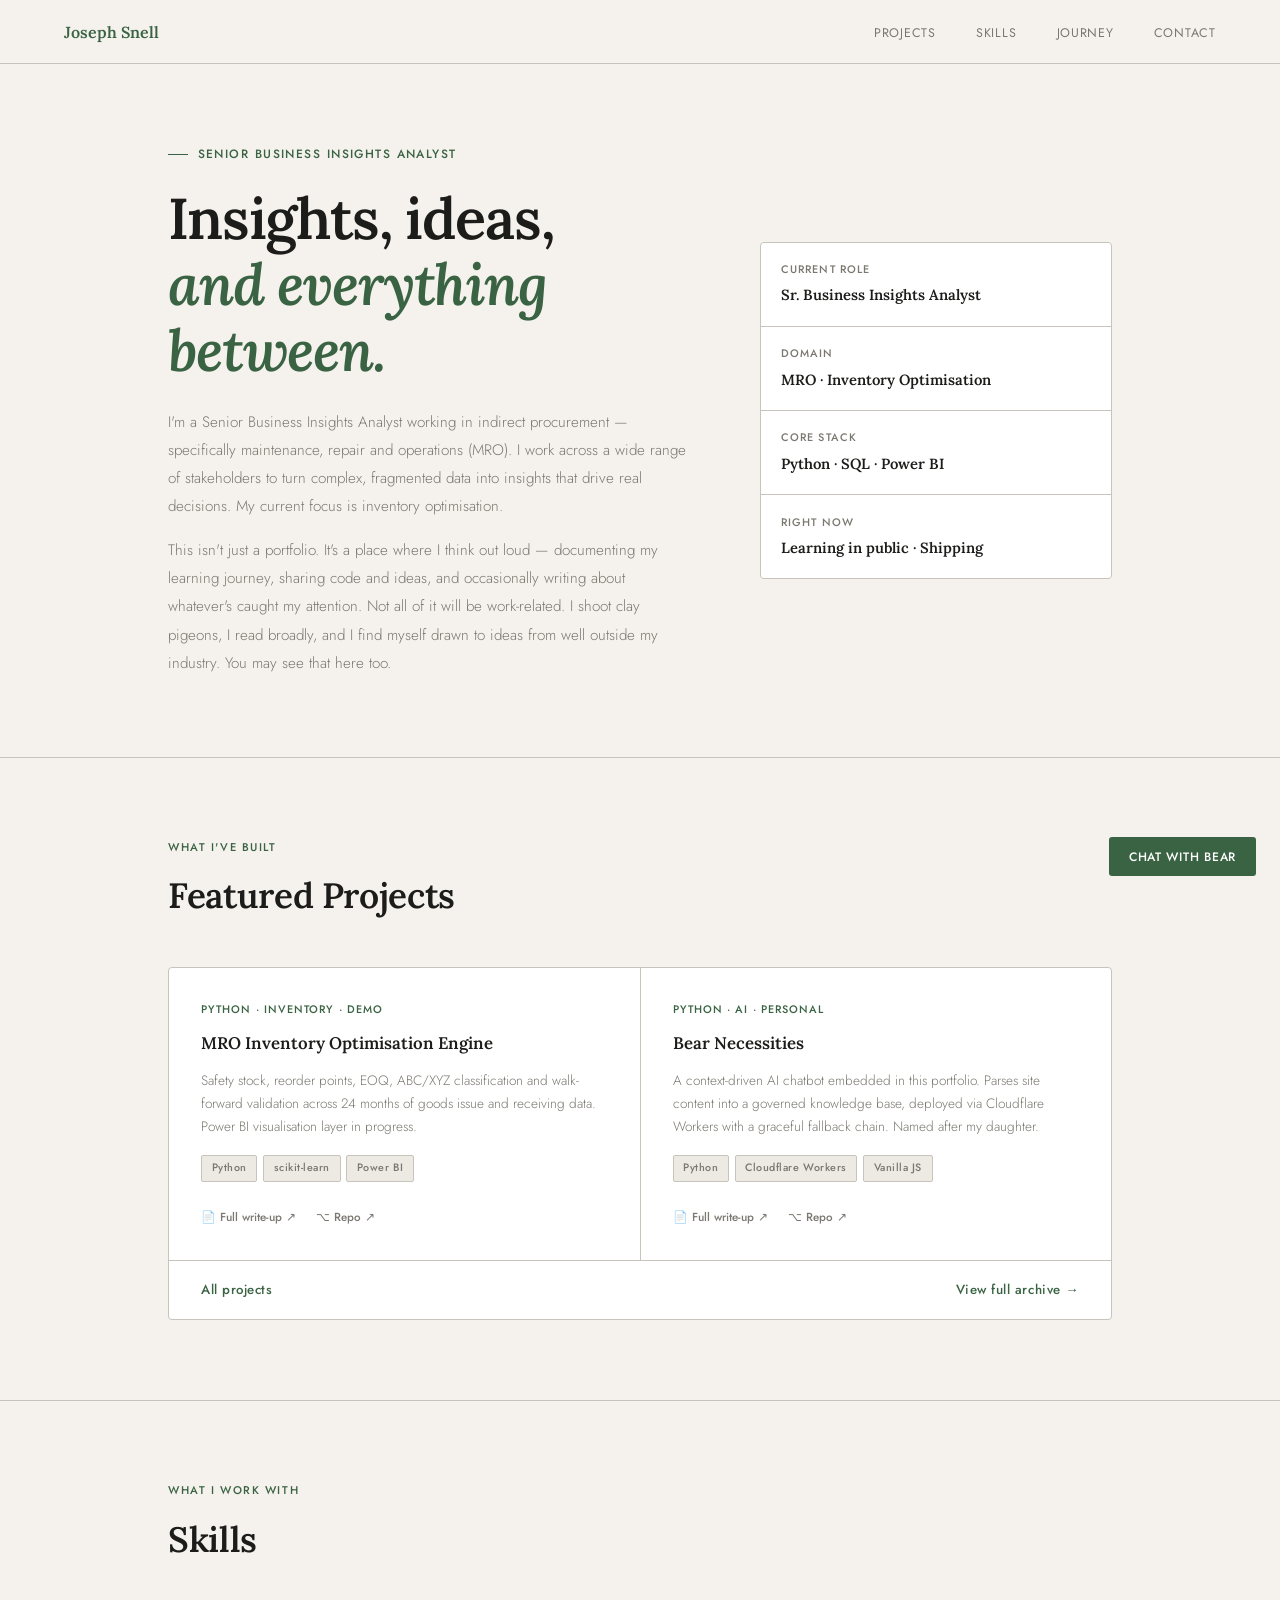
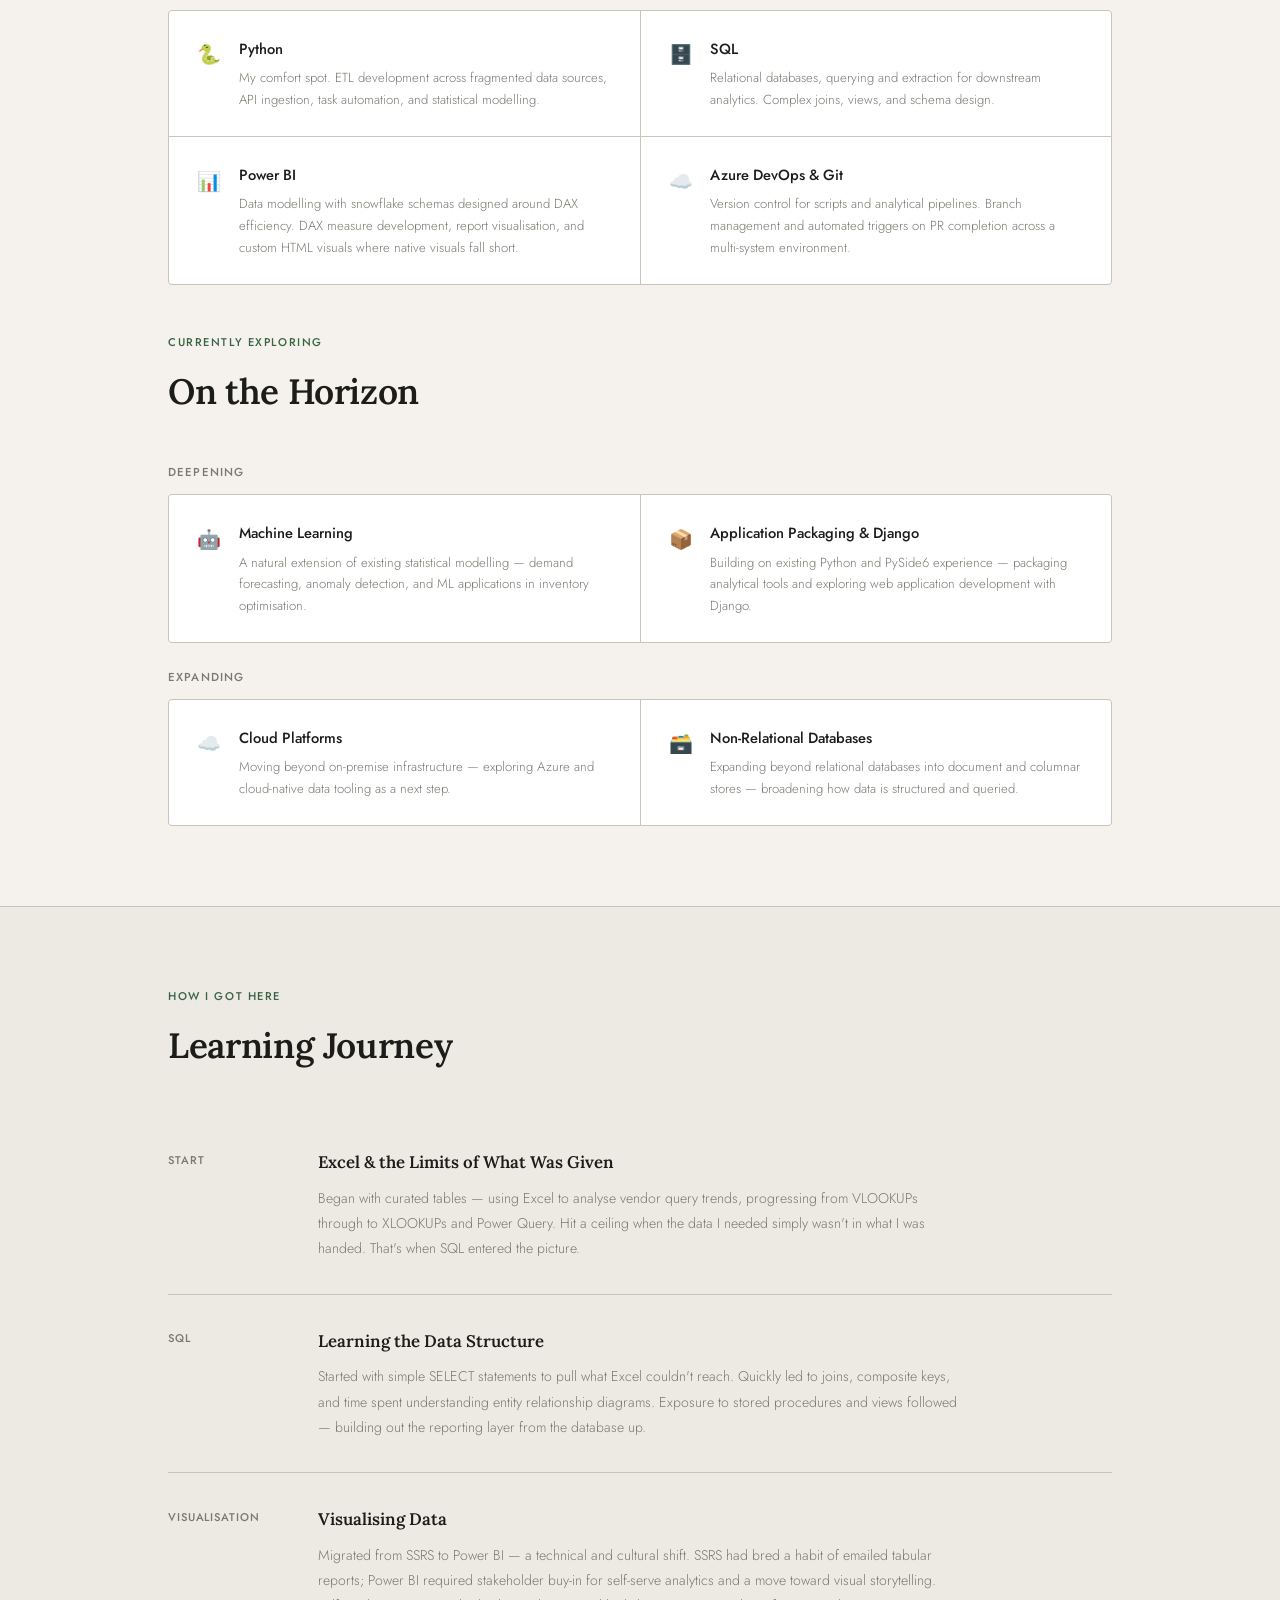
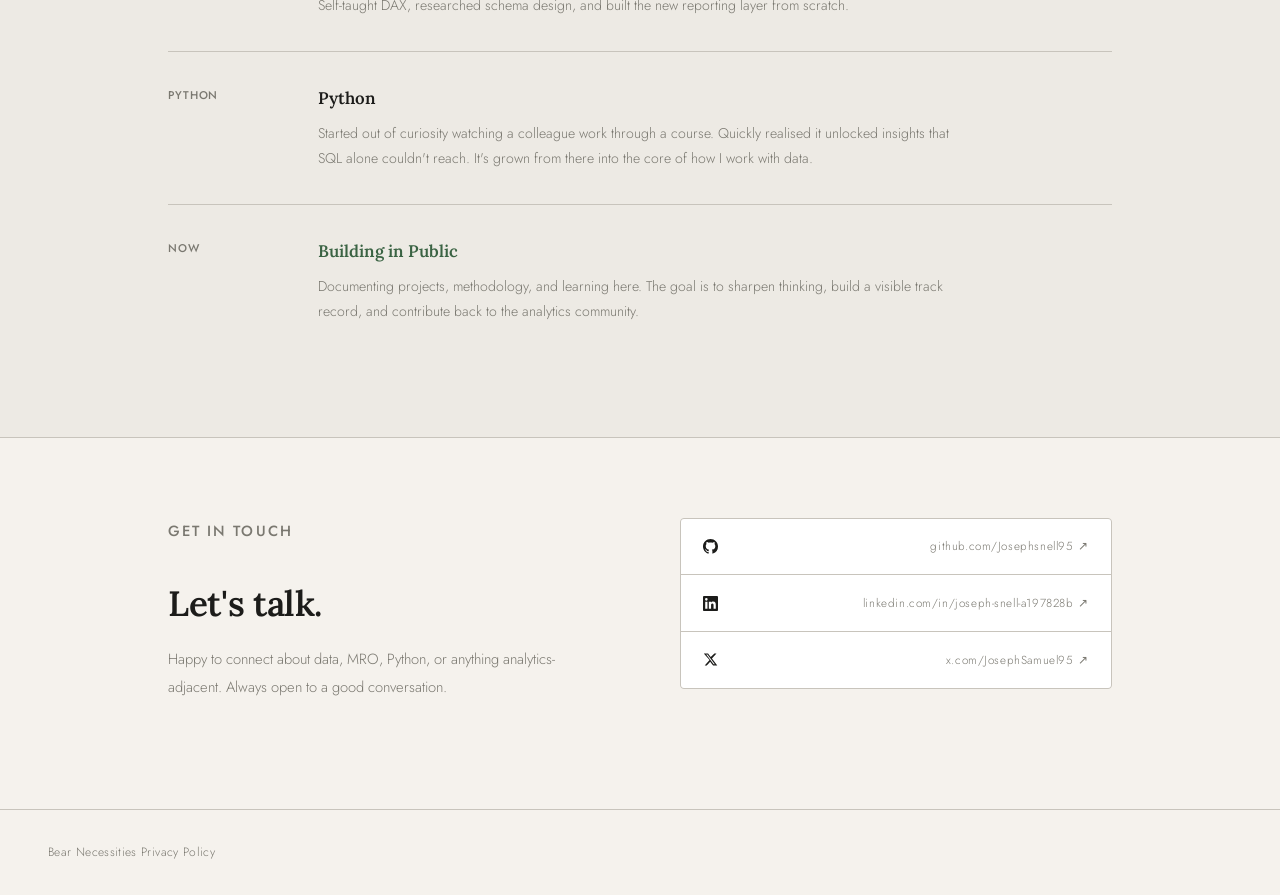
<file: index.html>
<!DOCTYPE html>
<html lang="en">

<head>
  <meta charset="UTF-8" />
  <meta name="viewport" content="width=device-width, initial-scale=1.0" />
  <title>Joseph Snell · Insights & Analytics</title>
  <link rel="preconnect" href="https://fonts.googleapis.com">
  <link
    href="https://fonts.googleapis.com/css2?family=Lora:ital,wght@0,400;0,600;1,400&family=Jost:wght@300;400;500&display=swap"
    rel="stylesheet">
  <link rel="stylesheet" href="assets/css/style.css">
</head>

<body>

  <div id="nav" data-type="main"></div>

  <!-- HERO -->
  <section id="hero">
    <div class="hero-inner">
      <div class="hero-left">
        <div class="hero-eyebrow">Senior Business Insights Analyst</div>
        <h1>Insights, ideas,<br><em>and everything between.</em></h1>
        <p class="hero-desc">
          I'm a Senior Business Insights Analyst working in indirect procurement — specifically maintenance, repair and
          operations (MRO). I work across a wide range of stakeholders to turn complex, fragmented data into insights
          that drive real decisions. My current focus is inventory optimisation.
        </p>
        <p class="hero-desc" style="margin-top: 1rem;">
          This isn't just a portfolio. It's a place where I think out loud — documenting my learning journey, sharing
          code and ideas, and occasionally writing about whatever's caught my attention. Not all of it will be
          work-related. I shoot clay pigeons, I read broadly, and I find myself drawn to ideas from well outside my
          industry. You may see that here too.
        </p>
      </div>
      <div class="hero-right">
        <div class="hero-stat">
          <span class="stat-label">Current Role</span>
          <span class="stat-value">Sr. Business Insights Analyst</span>
        </div>
        <div class="hero-stat">
          <span class="stat-label">Domain</span>
          <span class="stat-value">MRO · Inventory Optimisation</span>
        </div>
        <div class="hero-stat">
          <span class="stat-label">Core Stack</span>
          <span class="stat-value">Python · SQL · Power BI</span>
        </div>
        <div class="hero-stat">
          <span class="stat-label">Right Now</span>
          <span class="stat-value">Learning in public · Shipping</span>
        </div>
      </div>
    </div>
  </section>

  <!-- PROJECTS -->
  <section id="projects">
    <div class="container">
      <div class="reveal">
        <p class="section-label">What I've built</p>
        <h2>Featured Projects</h2>
      </div>
      <div class="featured-grid reveal">

        <!-- Featured: MRO Inventory Optimisation -->
        <div class="feature-card">
          <div class="project-type">Python · Inventory · Demo</div>
          <div class="project-name">MRO Inventory Optimisation Engine</div>
          <div class="project-desc">Safety stock, reorder points, EOQ, ABC/XYZ classification and walk-forward
            validation across 24 months of goods issue and receiving data. Power BI visualisation layer in progress.
          </div>
          <div class="stack-tags">
            <span class="stag">Python</span><span class="stag">scikit-learn</span><span class="stag">Power BI</span>
          </div>
          <div class="feature-links">
            <a href="projects/inventory_optimiser.html" class="plink">📄 Full write-up ↗</a>
            <a href="https://github.com/Josephsnell95/mro_inventory_optimisation" target="_blank" class="plink">⌥ Repo
              ↗</a>
          </div>
        </div>

        <!-- Featured: Bear Necessities -->
        <div class="feature-card">
          <div class="project-type">Python · AI · Personal</div>
          <div class="project-name">Bear Necessities</div>
          <div class="project-desc">A context-driven AI chatbot embedded in this portfolio. Parses site content into a
            governed knowledge base, deployed via Cloudflare Workers with a graceful fallback chain. Named after my
            daughter.</div>
          <div class="stack-tags">
            <span class="stag">Python</span><span class="stag">Cloudflare Workers</span><span class="stag">Vanilla
              JS</span>
          </div>
          <div class="feature-links">
            <a href="projects/bear_necessities.html" class="plink">📄 Full write-up ↗</a>
            <a href="https://github.com/Josephsnell95/context-driven-chatbot" target="_blank" class="plink">⌥ Repo ↗</a>
          </div>
        </div>

        <!-- See all -->
        <a href="projects/" class="see-all-row">
          <span>All projects</span>
          <span>View full archive →</span>
        </a>

      </div>
    </div>
  </section>

  <!-- SKILLS -->
  <section id="skills">
    <div class="container">
      <div class="reveal">
        <p class="section-label">What I work with</p>
        <h2>Skills</h2>
      </div>
      <div class="skills-list reveal">
        <div class="skill-row">
          <div class="skill-glyph">🐍</div>
          <div>
            <div class="skill-name">Python</div>
            <div class="skill-note">My comfort spot. ETL development across fragmented data sources, API ingestion, task
              automation, and statistical modelling.</div>
          </div>
        </div>
        <div class="skill-row">
          <div class="skill-glyph">🗄️</div>
          <div>
            <div class="skill-name">SQL</div>
            <div class="skill-note">Relational databases, querying and extraction for downstream analytics. Complex
              joins, views, and schema design.</div>
          </div>
        </div>
        <div class="skill-row">
          <div class="skill-glyph">📊</div>
          <div>
            <div class="skill-name">Power BI</div>
            <div class="skill-note">Data modelling with snowflake schemas designed around DAX efficiency. DAX measure
              development, report visualisation, and custom HTML visuals where native visuals fall short.</div>
          </div>
        </div>
        <div class="skill-row">
          <div class="skill-glyph">☁️</div>
          <div>
            <div class="skill-name">Azure DevOps & Git</div>
            <div class="skill-note">Version control for scripts and analytical pipelines. Branch management and
              automated triggers on PR completion across a multi-system environment.</div>
          </div>
        </div>
      </div>

      <div class="reveal" style="margin-top: 3rem;">
        <p class="section-label">Currently exploring</p>
        <h2>On the Horizon</h2>
      </div>

      <div class="reveal" style="margin-bottom: 0.75rem;">
        <p
          style="font-size: 0.72rem; font-weight: 500; letter-spacing: 0.1em; text-transform: uppercase; color: var(--muted); margin-bottom: 0.5rem;">
          Deepening</p>
      </div>
      <div class="skills-list reveal">
        <div class="skill-row">
          <div class="skill-glyph">🤖</div>
          <div>
            <div class="skill-name">Machine Learning</div>
            <div class="skill-note">A natural extension of existing statistical modelling — demand forecasting, anomaly
              detection, and ML applications in inventory optimisation.</div>
          </div>
        </div>
        <div class="skill-row">
          <div class="skill-glyph">📦</div>
          <div>
            <div class="skill-name">Application Packaging & Django</div>
            <div class="skill-note">Building on existing Python and PySide6 experience — packaging analytical tools and
              exploring web application development with Django.</div>
          </div>
        </div>
      </div>

      <div class="reveal" style="margin-top: 1.5rem; margin-bottom: 0.75rem;">
        <p
          style="font-size: 0.72rem; font-weight: 500; letter-spacing: 0.1em; text-transform: uppercase; color: var(--muted); margin-bottom: 0.5rem;">
          Expanding</p>
      </div>
      <div class="skills-list reveal">
        <div class="skill-row">
          <div class="skill-glyph">☁️</div>
          <div>
            <div class="skill-name">Cloud Platforms</div>
            <div class="skill-note">Moving beyond on-premise infrastructure — exploring Azure and cloud-native data
              tooling as a next step.</div>
          </div>
        </div>
        <div class="skill-row">
          <div class="skill-glyph">🗃️</div>
          <div>
            <div class="skill-name">Non-Relational Databases</div>
            <div class="skill-note">Expanding beyond relational databases into document and columnar stores — broadening
              how data is structured and queried.</div>
          </div>
        </div>
      </div>

    </div>
  </section>

  <!-- JOURNEY -->
  <section id="journey">
    <div class="container">
      <div class="reveal">
        <p class="section-label">How I got here</p>
        <h2>Learning Journey</h2>
      </div>
      <div>
        <div class="journey-item reveal">
          <div class="journey-date">Start</div>
          <div>
            <div class="journey-title">Excel & the Limits of What Was Given</div>
            <div class="journey-text">Began with curated tables — using Excel to analyse vendor query trends,
              progressing from VLOOKUPs through to XLOOKUPs and Power Query. Hit a ceiling when the data I needed simply
              wasn't in what I was handed. That's when SQL entered the picture.</div>
          </div>
        </div>
        <div class="journey-item reveal">
          <div class="journey-date">SQL</div>
          <div>
            <div class="journey-title">Learning the Data Structure</div>
            <div class="journey-text">Started with simple SELECT statements to pull what Excel couldn't reach. Quickly
              led to joins, composite keys, and time spent understanding entity relationship diagrams. Exposure to
              stored procedures and views followed — building out the reporting layer from the database up.</div>
          </div>
        </div>
        <div class="journey-item reveal">
          <div class="journey-date">Visualisation</div>
          <div>
            <div class="journey-title">Visualising Data</div>
            <div class="journey-text">Migrated from SSRS to Power BI — a technical and cultural shift. SSRS had bred a
              habit of emailed tabular reports; Power BI required stakeholder buy-in for self-serve analytics and a move
              toward visual storytelling. Self-taught DAX, researched schema design, and built the new reporting layer
              from scratch.</div>
          </div>
        </div>
        <div class="journey-item reveal">
          <div class="journey-date">Python</div>
          <div>
            <div class="journey-title">Python</div>
            <div class="journey-text">Started out of curiosity watching a colleague work through a course. Quickly
              realised it unlocked insights that SQL alone couldn't reach. It's grown from there into the core of how I
              work with data.</div>
          </div>
        </div>
        <div class="journey-item current reveal">
          <div class="journey-date">Now</div>
          <div>
            <div class="journey-title">Building in Public</div>
            <div class="journey-text">Documenting projects, methodology, and learning here. The goal is to sharpen
              thinking, build a visible track record, and contribute back to the analytics community.</div>
          </div>
        </div>
      </div>
    </div>
  </section>

  <!-- CONTACT -->
  <section id="contact">
    <div class="container">
      <div class="contact-inner">
        <div class="contact-text reveal">
          <p class="section-label">Get in touch</p>
          <h2>Let's talk.</h2>
          <p>Happy to connect about data, MRO, Python, or anything analytics-adjacent. Always open to a good
            conversation.</p>
        </div>
        <div class="contact-links reveal">
          <a href="https://github.com/Josephsnell95" target="_blank" class="contact-link-row">
            <strong style="display:inline-flex;align-items:center;gap:0.5rem;">
              <svg height="15" width="15" viewBox="0 0 16 16" fill="currentColor">
                <path
                  d="M8 0C3.58 0 0 3.58 0 8c0 3.54 2.29 6.53 5.47 7.59.4.07.55-.17.55-.38 0-.19-.01-.82-.01-1.49-2.01.37-2.53-.49-2.69-.94-.09-.23-.48-.94-.82-1.13-.28-.15-.68-.52-.01-.53.63-.01 1.08.58 1.23.82.72 1.21 1.87.87 2.33.66.07-.52.28-.87.51-1.07-1.78-.2-3.64-.89-3.64-3.95 0-.87.31-1.59.82-2.15-.08-.2-.36-1.02.08-2.12 0 0 .67-.21 2.2.82.64-.18 1.32-.27 2-.27.68 0 1.36.09 2 .27 1.53-1.04 2.2-.82 2.2-.82.44 1.1.16 1.92.08 2.12.51.56.82 1.27.82 2.15 0 3.07-1.87 3.75-3.65 3.95.29.25.54.73.54 1.48 0 1.07-.01 1.93-.01 2.2 0 .21.15.46.55.38A8.013 8.013 0 0016 8c0-4.42-3.58-8-8-8z" />
              </svg>
            </strong>
            <span>github.com/Josephsnell95 ↗</span>
          </a>
          <a href="https://www.linkedin.com/in/joseph-snell-a197828b" target="_blank" class="contact-link-row">
            <strong style="display:inline-flex;align-items:center;gap:0.5rem;">
              <svg height="15" width="15" viewBox="0 0 24 24" fill="currentColor">
                <path
                  d="M20.447 20.452h-3.554v-5.569c0-1.328-.027-3.037-1.852-3.037-1.853 0-2.136 1.445-2.136 2.939v5.667H9.351V9h3.414v1.561h.046c.477-.9 1.637-1.85 3.37-1.85 3.601 0 4.267 2.37 4.267 5.455v6.286zM5.337 7.433a2.062 2.062 0 01-2.063-2.065 2.064 2.064 0 112.063 2.065zm1.782 13.019H3.555V9h3.564v11.452zM22.225 0H1.771C.792 0 0 .774 0 1.729v20.542C0 23.227.792 24 1.771 24h20.451C23.2 24 24 23.227 24 22.271V1.729C24 .774 23.2 0 22.222 0h.003z" />
              </svg>
            </strong>
            <span>linkedin.com/in/joseph-snell-a197828b ↗</span>
          </a>
          <a href="https://x.com/JosephSamuel95" target="_blank" class="contact-link-row">
            <strong style="display:inline-flex;align-items:center;gap:0.5rem;">
              <svg height="15" width="15" viewBox="0 0 24 24" fill="currentColor">
                <path
                  d="M18.244 2.25h3.308l-7.227 8.26 8.502 11.24H16.17l-4.714-6.231-5.401 6.231H2.74l7.73-8.835L1.254 2.25H8.08l4.253 5.622 5.911-5.622Zm-1.161 17.52h1.833L7.084 4.126H5.117z" />
              </svg>
            </strong>
            <span>x.com/JosephSamuel95 ↗</span>
          </a>
        </div>
      </div>
    </div>
  </section>

  <div id="footer"></div>

  <script src="assets/js/main.js"></script>

</body>

</html>
</file>
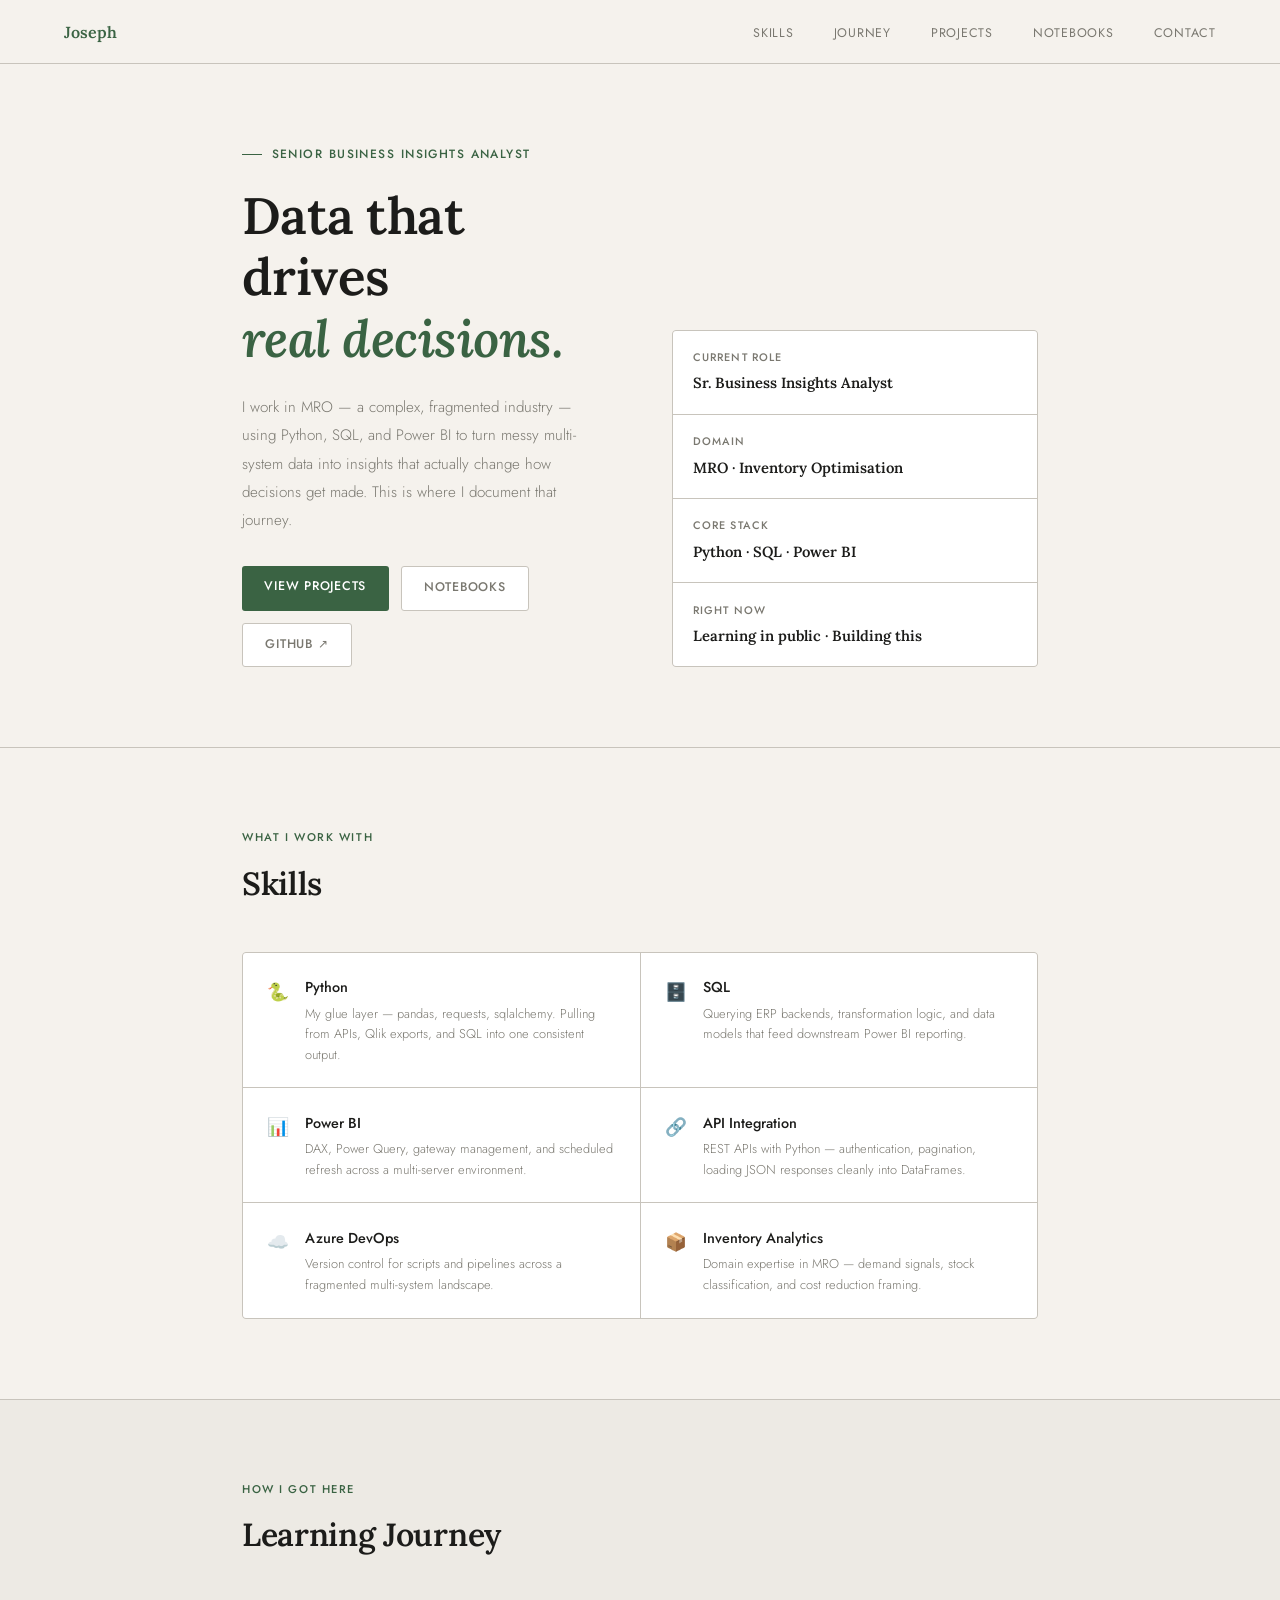
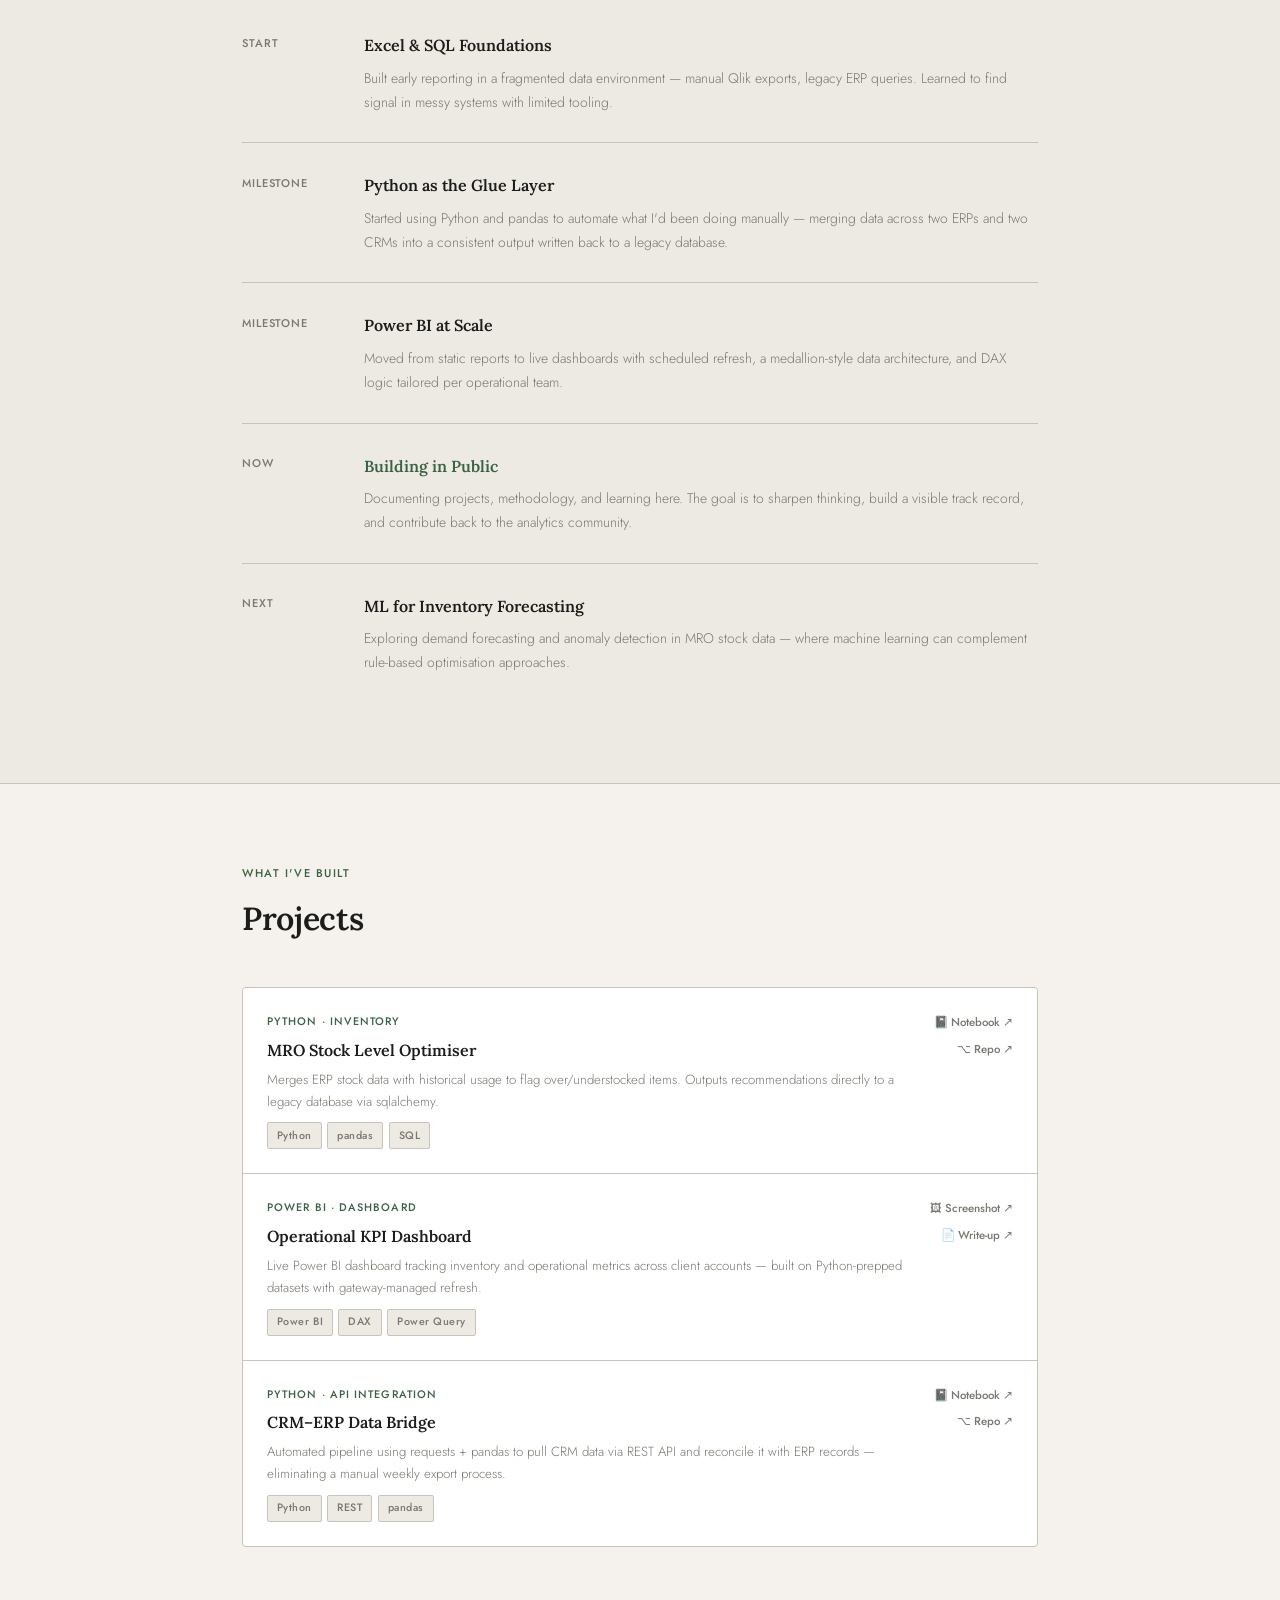
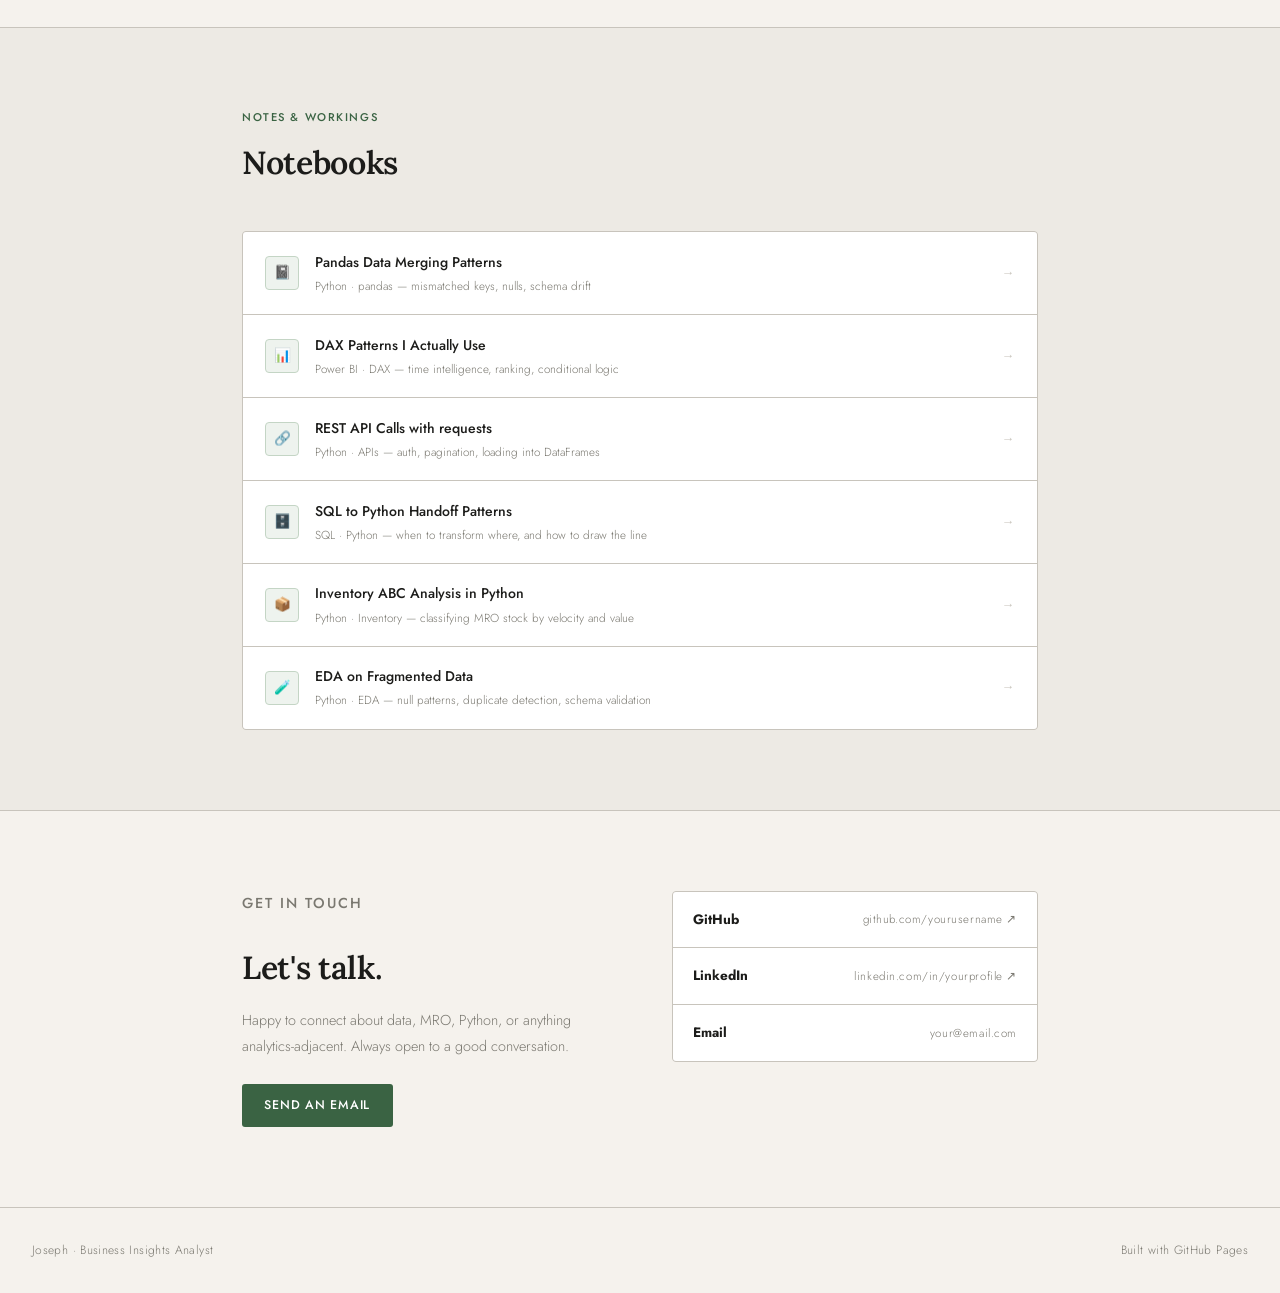
<file: Index.html>
<!DOCTYPE html>
<html lang="en">
<head>
  <meta charset="UTF-8"/>
  <meta name="viewport" content="width=device-width, initial-scale=1.0"/>
  <title>Joseph · Insights & Analytics</title>
  <link rel="preconnect" href="https://fonts.googleapis.com">
  <link href="https://fonts.googleapis.com/css2?family=Lora:ital,wght@0,400;0,600;1,400&family=Jost:wght@300;400;500&display=swap" rel="stylesheet">
  <style>
    :root {
      --bg:        #f5f2ed;
      --bg2:       #edeae4;
      --text:      #1c1c1a;
      --muted:     #7a7870;
      --faint:     #c8c4bc;
      --green:     #3a6343;
      --green-lt:  #eef3ee;
      --green-mid: #c4d5c5;
    }

    *, *::before, *::after { box-sizing: border-box; margin: 0; padding: 0; }
    html { scroll-behavior: smooth; }

    body {
      background: var(--bg);
      color: var(--text);
      font-family: 'Jost', sans-serif;
      font-weight: 300;
      line-height: 1.75;
      font-size: 16px;
    }

    a { color: inherit; text-decoration: none; }

    /* NAV */
    nav {
      position: fixed;
      top: 0; left: 0; right: 0;
      z-index: 99;
      background: var(--bg);
      border-bottom: 1px solid var(--faint);
      display: flex;
      justify-content: space-between;
      align-items: center;
      padding: 1.1rem 4rem;
    }
    .nav-logo {
      font-family: 'Lora', serif;
      font-size: 1rem;
      font-weight: 600;
      color: var(--green);
    }
    .nav-links { display: flex; gap: 2.5rem; list-style: none; }
    .nav-links a {
      font-size: 0.78rem;
      font-weight: 400;
      color: var(--muted);
      letter-spacing: 0.06em;
      text-transform: uppercase;
      transition: color 0.2s;
    }
    .nav-links a:hover { color: var(--green); }

    /* CONTAINER */
    .container { max-width: 860px; margin: 0 auto; padding: 0 2rem; }

    /* HERO */
    #hero { padding: 0; border-bottom: 1px solid var(--faint); }
    .hero-inner {
      max-width: 860px;
      margin: 0 auto;
      padding: 9rem 2rem 5rem;
      display: grid;
      grid-template-columns: 1fr 1fr;
      gap: 4rem;
      align-items: end;
    }
    .hero-eyebrow {
      font-size: 0.75rem;
      font-weight: 500;
      letter-spacing: 0.12em;
      text-transform: uppercase;
      color: var(--green);
      margin-bottom: 1.25rem;
      display: flex;
      align-items: center;
      gap: 0.6rem;
    }
    .hero-eyebrow::before {
      content: '';
      display: inline-block;
      width: 20px; height: 1px;
      background: var(--green);
    }
    h1 {
      font-family: 'Lora', serif;
      font-size: clamp(2.2rem, 5vw, 3.2rem);
      font-weight: 600;
      line-height: 1.2;
      letter-spacing: -0.01em;
      margin-bottom: 1.5rem;
    }
    h1 em { font-style: italic; color: var(--green); }
    .hero-desc {
      font-size: 0.95rem;
      color: var(--muted);
      line-height: 1.85;
      max-width: 380px;
    }
    .hero-right {
      display: flex;
      flex-direction: column;
      gap: 1px;
      background: var(--faint);
      border: 1px solid var(--faint);
      border-radius: 4px;
      overflow: hidden;
    }
    .hero-stat {
      background: white;
      padding: 1.1rem 1.25rem;
      display: flex;
      flex-direction: column;
      transition: background 0.2s;
    }
    .hero-stat:hover { background: var(--green-lt); }
    .stat-label {
      font-size: 0.68rem;
      font-weight: 500;
      letter-spacing: 0.1em;
      text-transform: uppercase;
      color: var(--muted);
      margin-bottom: 0.2rem;
    }
    .stat-value {
      font-family: 'Lora', serif;
      font-size: 0.92rem;
      font-weight: 600;
    }
    .hero-cta { display: flex; gap: 0.75rem; margin-top: 2rem; flex-wrap: wrap; }

    /* BUTTONS */
    .btn {
      display: inline-block;
      padding: 0.65rem 1.4rem;
      font-size: 0.78rem;
      font-weight: 500;
      letter-spacing: 0.06em;
      text-transform: uppercase;
      border-radius: 3px;
      transition: all 0.2s;
    }
    .btn-solid { background: var(--green); color: #fff; }
    .btn-solid:hover { background: #2d4e35; }
    .btn-outline { border: 1px solid var(--faint); color: var(--muted); background: white; }
    .btn-outline:hover { border-color: var(--green); color: var(--green); }

    /* SECTIONS */
    section { padding: 5rem 0; border-bottom: 1px solid var(--faint); }
    section:last-of-type { border-bottom: none; }
    .section-label {
      font-size: 0.7rem;
      font-weight: 500;
      letter-spacing: 0.14em;
      text-transform: uppercase;
      color: var(--green);
      margin-bottom: 0.5rem;
    }
    h2 {
      font-family: 'Lora', serif;
      font-size: clamp(1.5rem, 3vw, 2rem);
      font-weight: 600;
      letter-spacing: -0.01em;
      margin-bottom: 2.5rem;
    }

    /* SKILLS */
    .skills-list {
      display: grid;
      grid-template-columns: 1fr 1fr;
      gap: 1px;
      background: var(--faint);
      border: 1px solid var(--faint);
      border-radius: 4px;
      overflow: hidden;
    }
    .skill-row {
      background: white;
      padding: 1.4rem 1.5rem;
      display: flex;
      gap: 1rem;
      align-items: flex-start;
      transition: background 0.2s;
    }
    .skill-row:hover { background: var(--green-lt); }
    .skill-glyph { font-size: 1.1rem; margin-top: 0.1rem; flex-shrink: 0; }
    .skill-name { font-weight: 500; font-size: 0.9rem; margin-bottom: 0.2rem; }
    .skill-note { font-size: 0.8rem; color: var(--muted); line-height: 1.6; }

    /* JOURNEY */
    #journey { background: var(--bg2); }
    .journey-item {
      display: grid;
      grid-template-columns: 90px 1fr;
      gap: 2rem;
      padding: 1.75rem 0;
      border-bottom: 1px solid var(--faint);
    }
    .journey-item:last-child { border-bottom: none; }
    .journey-date {
      font-size: 0.7rem;
      font-weight: 500;
      letter-spacing: 0.08em;
      text-transform: uppercase;
      color: var(--muted);
      padding-top: 0.15rem;
    }
    .journey-title {
      font-family: 'Lora', serif;
      font-size: 1rem;
      font-weight: 600;
      margin-bottom: 0.4rem;
    }
    .journey-text { font-size: 0.87rem; color: var(--muted); line-height: 1.75; }
    .journey-item.current .journey-title { color: var(--green); }

    /* PROJECTS */
    .projects-list {
      display: flex;
      flex-direction: column;
      gap: 1px;
      background: var(--faint);
      border: 1px solid var(--faint);
      border-radius: 4px;
      overflow: hidden;
    }
    .project-row {
      background: white;
      padding: 1.5rem;
      display: grid;
      grid-template-columns: 1fr auto;
      gap: 1rem;
      align-items: start;
      transition: background 0.2s;
    }
    .project-row:hover { background: var(--green-lt); }
    .project-type {
      font-size: 0.68rem;
      font-weight: 500;
      letter-spacing: 0.1em;
      text-transform: uppercase;
      color: var(--green);
      margin-bottom: 0.3rem;
    }
    .project-name {
      font-family: 'Lora', serif;
      font-size: 1rem;
      font-weight: 600;
      margin-bottom: 0.3rem;
    }
    .project-desc { font-size: 0.83rem; color: var(--muted); line-height: 1.65; }
    .stack-tags { display: flex; gap: 0.35rem; margin-top: 0.6rem; flex-wrap: wrap; }
    .stag {
      font-size: 0.67rem;
      font-weight: 500;
      letter-spacing: 0.05em;
      padding: 0.2rem 0.55rem;
      border-radius: 2px;
      background: var(--bg2);
      color: var(--muted);
      border: 1px solid var(--faint);
    }
    .project-links { display: flex; flex-direction: column; gap: 0.4rem; align-items: flex-end; }
    .plink {
      font-size: 0.72rem;
      font-weight: 500;
      color: var(--muted);
      white-space: nowrap;
      transition: color 0.2s;
    }
    .plink:hover { color: var(--green); }

    /* NOTEBOOKS */
    #notebooks { background: var(--bg2); }
    .notebooks-list {
      display: flex;
      flex-direction: column;
      gap: 1px;
      background: var(--faint);
      border: 1px solid var(--faint);
      border-radius: 4px;
      overflow: hidden;
    }
    .notebook-row {
      background: white;
      padding: 1.1rem 1.4rem;
      display: flex;
      justify-content: space-between;
      align-items: center;
      gap: 1rem;
      transition: background 0.2s;
    }
    .notebook-row:hover { background: var(--green-lt); }
    .nb-left { display: flex; gap: 1rem; align-items: center; }
    .nb-icon {
      width: 34px; height: 34px;
      background: var(--green-lt);
      border: 1px solid var(--green-mid);
      border-radius: 4px;
      display: flex; align-items: center; justify-content: center;
      font-size: 0.85rem;
      flex-shrink: 0;
    }
    .nb-title { font-size: 0.88rem; font-weight: 500; margin-bottom: 0.1rem; }
    .nb-meta { font-size: 0.73rem; color: var(--muted); }
    .nb-arrow { font-size: 0.8rem; color: var(--faint); transition: color 0.2s; }
    .notebook-row:hover .nb-arrow { color: var(--green); }

    /* CONTACT */
    .contact-inner {
      display: grid;
      grid-template-columns: 1fr 1fr;
      gap: 4rem;
      align-items: start;
    }
    .contact-text h2 { margin-bottom: 0.75rem; }
    .contact-text p { font-size: 0.9rem; color: var(--muted); line-height: 1.8; margin-bottom: 1.5rem; }
    .contact-links {
      display: flex;
      flex-direction: column;
      gap: 1px;
      background: var(--faint);
      border: 1px solid var(--faint);
      border-radius: 4px;
      overflow: hidden;
    }
    .contact-link-row {
      background: white;
      padding: 1rem 1.25rem;
      display: flex;
      justify-content: space-between;
      align-items: center;
      font-size: 0.85rem;
      transition: background 0.2s;
    }
    .contact-link-row:hover { background: var(--green-lt); }
    .contact-link-row span { color: var(--muted); font-size: 0.72rem; letter-spacing: 0.05em; }

    /* FOOTER */
    footer {
      border-top: 1px solid var(--faint);
      padding: 2rem;
      display: flex;
      justify-content: space-between;
      align-items: center;
    }
    footer p { font-size: 0.75rem; color: var(--muted); letter-spacing: 0.03em; }

    /* REVEAL */
    .reveal { opacity: 0; transform: translateY(14px); transition: opacity 0.5s ease, transform 0.5s ease; }
    .reveal.visible { opacity: 1; transform: translateY(0); }

    /* MOBILE */
    @media (max-width: 700px) {
      nav { padding: 1rem 1.5rem; }
      .nav-links { display: none; }
      .hero-inner { grid-template-columns: 1fr; gap: 2rem; padding: 7rem 1.5rem 3.5rem; }
      .hero-right { display: none; }
      .skills-list { grid-template-columns: 1fr; }
      .contact-inner { grid-template-columns: 1fr; gap: 2rem; }
      .journey-item { grid-template-columns: 1fr; gap: 0.2rem; }
      .project-row { grid-template-columns: 1fr; }
      section { padding: 3.5rem 0; }
      .container { padding: 0 1.5rem; }
    }
  </style>
</head>
<body>

<nav>
  <span class="nav-logo">Joseph</span>
  <ul class="nav-links">
    <li><a href="#skills">Skills</a></li>
    <li><a href="#journey">Journey</a></li>
    <li><a href="#projects">Projects</a></li>
    <li><a href="#notebooks">Notebooks</a></li>
    <li><a href="#contact">Contact</a></li>
  </ul>
</nav>

<!-- HERO -->
<section id="hero">
  <div class="hero-inner">
    <div class="hero-left">
      <div class="hero-eyebrow">Senior Business Insights Analyst</div>
      <h1>Data that drives<br><em>real decisions.</em></h1>
      <p class="hero-desc">
        I work in MRO — a complex, fragmented industry — using Python, SQL, and Power BI to turn messy multi-system data into insights that actually change how decisions get made. This is where I document that journey.
      </p>
      <div class="hero-cta">
        <a href="#projects" class="btn btn-solid">View Projects</a>
        <a href="#notebooks" class="btn btn-outline">Notebooks</a>
        <a href="https://github.com/yourusername" target="_blank" class="btn btn-outline">GitHub ↗</a>
      </div>
    </div>
    <div class="hero-right">
      <div class="hero-stat">
        <span class="stat-label">Current Role</span>
        <span class="stat-value">Sr. Business Insights Analyst</span>
      </div>
      <div class="hero-stat">
        <span class="stat-label">Domain</span>
        <span class="stat-value">MRO · Inventory Optimisation</span>
      </div>
      <div class="hero-stat">
        <span class="stat-label">Core Stack</span>
        <span class="stat-value">Python · SQL · Power BI</span>
      </div>
      <div class="hero-stat">
        <span class="stat-label">Right Now</span>
        <span class="stat-value">Learning in public · Building this</span>
      </div>
    </div>
  </div>
</section>

<!-- SKILLS -->
<section id="skills">
  <div class="container">
    <div class="reveal">
      <p class="section-label">What I work with</p>
      <h2>Skills</h2>
    </div>
    <div class="skills-list reveal">
      <div class="skill-row">
        <div class="skill-glyph">🐍</div>
        <div>
          <div class="skill-name">Python</div>
          <div class="skill-note">My glue layer — pandas, requests, sqlalchemy. Pulling from APIs, Qlik exports, and SQL into one consistent output.</div>
        </div>
      </div>
      <div class="skill-row">
        <div class="skill-glyph">🗄️</div>
        <div>
          <div class="skill-name">SQL</div>
          <div class="skill-note">Querying ERP backends, transformation logic, and data models that feed downstream Power BI reporting.</div>
        </div>
      </div>
      <div class="skill-row">
        <div class="skill-glyph">📊</div>
        <div>
          <div class="skill-name">Power BI</div>
          <div class="skill-note">DAX, Power Query, gateway management, and scheduled refresh across a multi-server environment.</div>
        </div>
      </div>
      <div class="skill-row">
        <div class="skill-glyph">🔗</div>
        <div>
          <div class="skill-name">API Integration</div>
          <div class="skill-note">REST APIs with Python — authentication, pagination, loading JSON responses cleanly into DataFrames.</div>
        </div>
      </div>
      <div class="skill-row">
        <div class="skill-glyph">☁️</div>
        <div>
          <div class="skill-name">Azure DevOps</div>
          <div class="skill-note">Version control for scripts and pipelines across a fragmented multi-system landscape.</div>
        </div>
      </div>
      <div class="skill-row">
        <div class="skill-glyph">📦</div>
        <div>
          <div class="skill-name">Inventory Analytics</div>
          <div class="skill-note">Domain expertise in MRO — demand signals, stock classification, and cost reduction framing.</div>
        </div>
      </div>
    </div>
  </div>
</section>

<!-- JOURNEY -->
<section id="journey">
  <div class="container">
    <div class="reveal">
      <p class="section-label">How I got here</p>
      <h2>Learning Journey</h2>
    </div>
    <div>
      <div class="journey-item reveal">
        <div class="journey-date">Start</div>
        <div>
          <div class="journey-title">Excel & SQL Foundations</div>
          <div class="journey-text">Built early reporting in a fragmented data environment — manual Qlik exports, legacy ERP queries. Learned to find signal in messy systems with limited tooling.</div>
        </div>
      </div>
      <div class="journey-item reveal">
        <div class="journey-date">Milestone</div>
        <div>
          <div class="journey-title">Python as the Glue Layer</div>
          <div class="journey-text">Started using Python and pandas to automate what I'd been doing manually — merging data across two ERPs and two CRMs into a consistent output written back to a legacy database.</div>
        </div>
      </div>
      <div class="journey-item reveal">
        <div class="journey-date">Milestone</div>
        <div>
          <div class="journey-title">Power BI at Scale</div>
          <div class="journey-text">Moved from static reports to live dashboards with scheduled refresh, a medallion-style data architecture, and DAX logic tailored per operational team.</div>
        </div>
      </div>
      <div class="journey-item current reveal">
        <div class="journey-date">Now</div>
        <div>
          <div class="journey-title">Building in Public</div>
          <div class="journey-text">Documenting projects, methodology, and learning here. The goal is to sharpen thinking, build a visible track record, and contribute back to the analytics community.</div>
        </div>
      </div>
      <div class="journey-item reveal">
        <div class="journey-date">Next</div>
        <div>
          <div class="journey-title">ML for Inventory Forecasting</div>
          <div class="journey-text">Exploring demand forecasting and anomaly detection in MRO stock data — where machine learning can complement rule-based optimisation approaches.</div>
        </div>
      </div>
    </div>
  </div>
</section>

<!-- PROJECTS -->
<section id="projects">
  <div class="container">
    <div class="reveal">
      <p class="section-label">What I've built</p>
      <h2>Projects</h2>
    </div>
    <div class="projects-list reveal">
      <div class="project-row">
        <div>
          <div class="project-type">Python · Inventory</div>
          <div class="project-name">MRO Stock Level Optimiser</div>
          <div class="project-desc">Merges ERP stock data with historical usage to flag over/understocked items. Outputs recommendations directly to a legacy database via sqlalchemy.</div>
          <div class="stack-tags">
            <span class="stag">Python</span><span class="stag">pandas</span><span class="stag">SQL</span>
          </div>
        </div>
        <div class="project-links">
          <a href="#" class="plink">📓 Notebook ↗</a>
          <a href="#" class="plink">⌥ Repo ↗</a>
        </div>
      </div>
      <div class="project-row">
        <div>
          <div class="project-type">Power BI · Dashboard</div>
          <div class="project-name">Operational KPI Dashboard</div>
          <div class="project-desc">Live Power BI dashboard tracking inventory and operational metrics across client accounts — built on Python-prepped datasets with gateway-managed refresh.</div>
          <div class="stack-tags">
            <span class="stag">Power BI</span><span class="stag">DAX</span><span class="stag">Power Query</span>
          </div>
        </div>
        <div class="project-links">
          <a href="#" class="plink">🖼 Screenshot ↗</a>
          <a href="#" class="plink">📄 Write-up ↗</a>
        </div>
      </div>
      <div class="project-row">
        <div>
          <div class="project-type">Python · API Integration</div>
          <div class="project-name">CRM–ERP Data Bridge</div>
          <div class="project-desc">Automated pipeline using requests + pandas to pull CRM data via REST API and reconcile it with ERP records — eliminating a manual weekly export process.</div>
          <div class="stack-tags">
            <span class="stag">Python</span><span class="stag">REST</span><span class="stag">pandas</span>
          </div>
        </div>
        <div class="project-links">
          <a href="#" class="plink">📓 Notebook ↗</a>
          <a href="#" class="plink">⌥ Repo ↗</a>
        </div>
      </div>
    </div>
  </div>
</section>

<!-- NOTEBOOKS -->
<section id="notebooks">
  <div class="container">
    <div class="reveal">
      <p class="section-label">Notes & workings</p>
      <h2>Notebooks</h2>
    </div>
    <div class="notebooks-list reveal">
      <a href="#" class="notebook-row">
        <div class="nb-left">
          <div class="nb-icon">📓</div>
          <div>
            <div class="nb-title">Pandas Data Merging Patterns</div>
            <div class="nb-meta">Python · pandas — mismatched keys, nulls, schema drift</div>
          </div>
        </div>
        <span class="nb-arrow">→</span>
      </a>
      <a href="#" class="notebook-row">
        <div class="nb-left">
          <div class="nb-icon">📊</div>
          <div>
            <div class="nb-title">DAX Patterns I Actually Use</div>
            <div class="nb-meta">Power BI · DAX — time intelligence, ranking, conditional logic</div>
          </div>
        </div>
        <span class="nb-arrow">→</span>
      </a>
      <a href="#" class="notebook-row">
        <div class="nb-left">
          <div class="nb-icon">🔗</div>
          <div>
            <div class="nb-title">REST API Calls with requests</div>
            <div class="nb-meta">Python · APIs — auth, pagination, loading into DataFrames</div>
          </div>
        </div>
        <span class="nb-arrow">→</span>
      </a>
      <a href="#" class="notebook-row">
        <div class="nb-left">
          <div class="nb-icon">🗄️</div>
          <div>
            <div class="nb-title">SQL to Python Handoff Patterns</div>
            <div class="nb-meta">SQL · Python — when to transform where, and how to draw the line</div>
          </div>
        </div>
        <span class="nb-arrow">→</span>
      </a>
      <a href="#" class="notebook-row">
        <div class="nb-left">
          <div class="nb-icon">📦</div>
          <div>
            <div class="nb-title">Inventory ABC Analysis in Python</div>
            <div class="nb-meta">Python · Inventory — classifying MRO stock by velocity and value</div>
          </div>
        </div>
        <span class="nb-arrow">→</span>
      </a>
      <a href="#" class="notebook-row">
        <div class="nb-left">
          <div class="nb-icon">🧪</div>
          <div>
            <div class="nb-title">EDA on Fragmented Data</div>
            <div class="nb-meta">Python · EDA — null patterns, duplicate detection, schema validation</div>
          </div>
        </div>
        <span class="nb-arrow">→</span>
      </a>
    </div>
  </div>
</section>

<!-- CONTACT -->
<section id="contact">
  <div class="container">
    <div class="contact-inner">
      <div class="contact-text reveal">
        <p class="section-label">Get in touch</p>
        <h2>Let's talk.</h2>
        <p>Happy to connect about data, MRO, Python, or anything analytics-adjacent. Always open to a good conversation.</p>
        <a href="mailto:your@email.com" class="btn btn-solid">Send an email</a>
      </div>
      <div class="contact-links reveal">
        <a href="https://github.com/yourusername" target="_blank" class="contact-link-row">
          <strong>GitHub</strong>
          <span>github.com/yourusername ↗</span>
        </a>
        <a href="https://linkedin.com/in/yourprofile" target="_blank" class="contact-link-row">
          <strong>LinkedIn</strong>
          <span>linkedin.com/in/yourprofile ↗</span>
        </a>
        <a href="mailto:your@email.com" class="contact-link-row">
          <strong>Email</strong>
          <span>your@email.com</span>
        </a>
      </div>
    </div>
  </div>
</section>

<footer>
  <p>Joseph · Business Insights Analyst</p>
  <p>Built with GitHub Pages</p>
</footer>

<script>
  const obs = new IntersectionObserver(entries => {
    entries.forEach(e => {
      if (e.isIntersecting) {
        e.target.classList.add('visible');
        obs.unobserve(e.target);
      }
    });
  }, { threshold: 0.08 });
  document.querySelectorAll('.reveal').forEach(el => obs.observe(el));
</script>

</body>
</html>
</file>
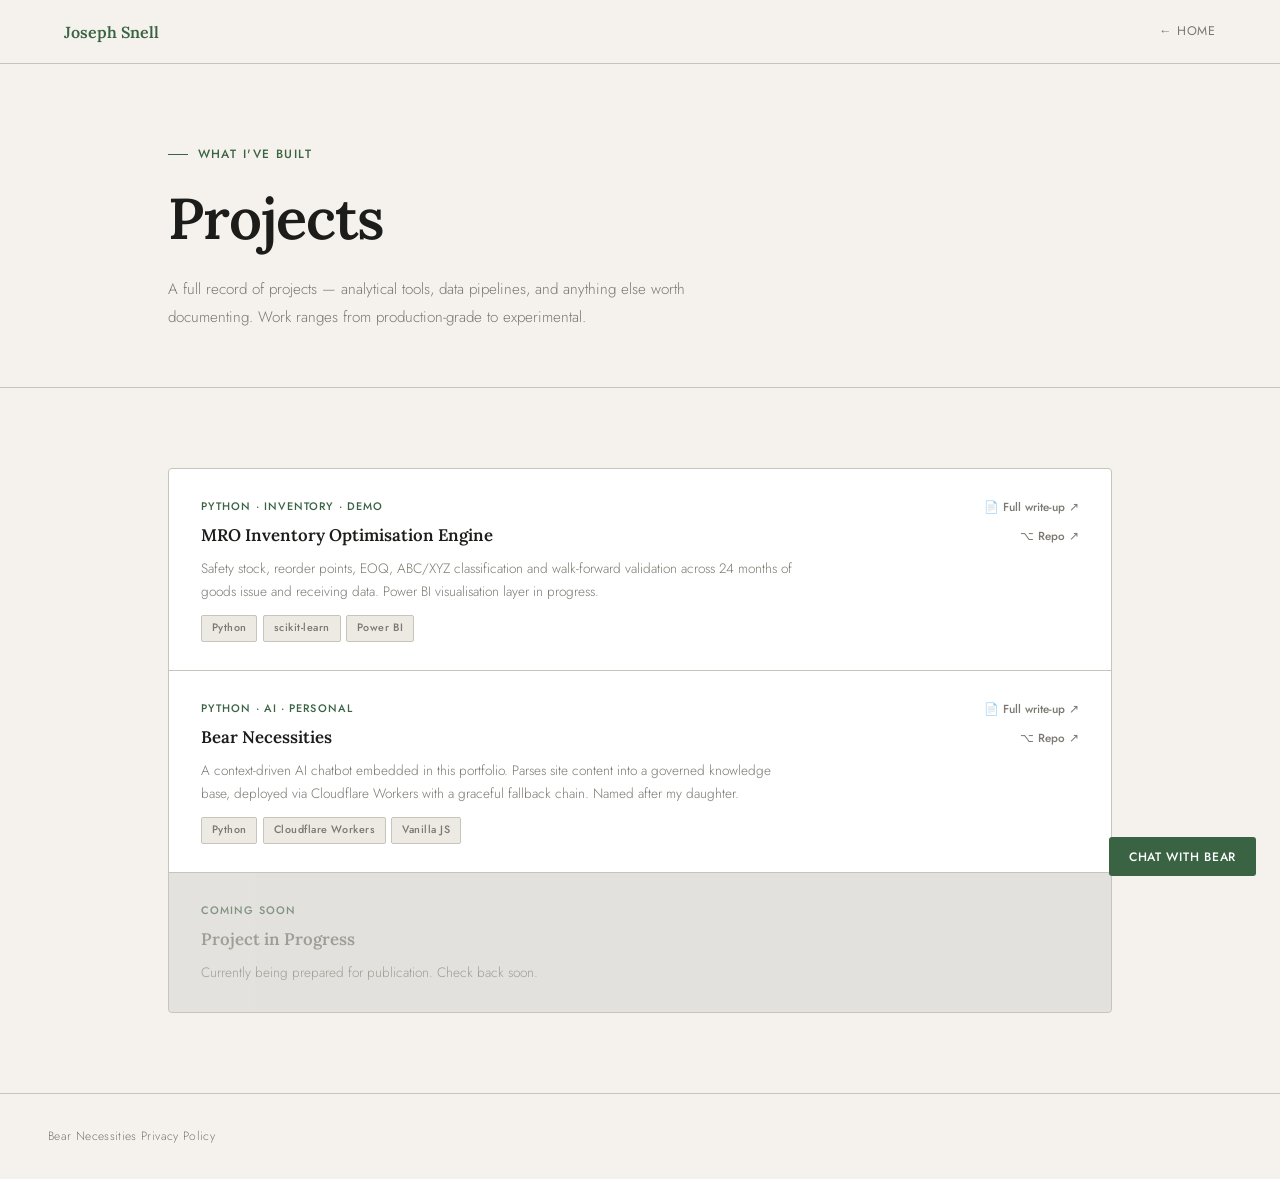
<file: projects/index.html>
<!DOCTYPE html>
<html lang="en">

<head>
  <meta charset="UTF-8" />
  <meta name="viewport" content="width=device-width, initial-scale=1.0" />
  <title>Projects · Joseph Snell</title>
  <link rel="preconnect" href="https://fonts.googleapis.com">
  <link
    href="https://fonts.googleapis.com/css2?family=Lora:ital,wght@0,400;0,600;1,400&family=Jost:wght@300;400;500&display=swap"
    rel="stylesheet">
  <link rel="stylesheet" href="../assets/css/style.css">
</head>

<body>

  <div id="nav" data-type="sub" data-back-url="/" data-back-label="← Home"></div>

  <section id="hero" style="border-bottom: 1px solid var(--faint);">
    <div class="hero-inner" style="grid-template-columns: 1fr; padding-bottom: 3.5rem;">
      <div>
        <div class="hero-eyebrow">What I've built</div>
        <h1>Projects</h1>
        <p class="hero-desc">A full record of projects — analytical tools, data pipelines, and anything else worth
          documenting. Work ranges from production-grade to experimental.</p>
      </div>
    </div>
  </section>

  <section>
    <div class="container">
      <div class="projects-list reveal">

        <!-- MRO Inventory Optimisation -->
        <div class="project-row">
          <div>
            <div class="project-type">Python · Inventory · Demo</div>
            <div class="project-name">MRO Inventory Optimisation Engine</div>
            <div class="project-desc">Safety stock, reorder points, EOQ, ABC/XYZ classification and walk-forward
              validation across 24 months of goods issue and receiving data. Power BI visualisation layer in progress.
            </div>
            <div class="stack-tags">
              <span class="stag">Python</span><span class="stag">scikit-learn</span><span class="stag">Power BI</span>
            </div>
          </div>
          <div class="project-links">
            <a href="inventory_optimiser.html" class="plink">📄 Full write-up ↗</a>
            <a href="https://github.com/Josephsnell95/mro_inventory_optimisation" target="_blank" class="plink">⌥ Repo
              ↗</a>
          </div>
        </div>

        <!-- Bear Necessities -->
        <div class="project-row">
          <div>
            <div class="project-type">Python · AI · Personal</div>
            <div class="project-name">Bear Necessities</div>
            <div class="project-desc">A context-driven AI chatbot embedded in this portfolio. Parses site content into a
              governed knowledge base, deployed via Cloudflare Workers with a graceful fallback chain. Named after my
              daughter.</div>
            <div class="stack-tags">
              <span class="stag">Python</span><span class="stag">Cloudflare Workers</span><span class="stag">Vanilla
                JS</span>
            </div>
          </div>
          <div class="project-links">
            <a href="bear_necessities.html" class="plink">📄 Full write-up ↗</a>
            <a href="https://github.com/Josephsnell95/context-driven-chatbot" target="_blank" class="plink">⌥ Repo ↗</a>
          </div>
        </div>

        <!-- Placeholder 2 -->
        <div class="project-row" style="opacity: 0.5;">
          <div>
            <div class="project-type">Coming Soon</div>
            <div class="project-name" style="color: var(--muted);">Project in Progress</div>
            <div class="project-desc">Currently being prepared for publication. Check back soon.</div>
          </div>
        </div>

      </div>
    </div>
  </section>

  <div id="footer"></div>

  <script src="../assets/js/main.js"></script>
</body>

</html>
</file>
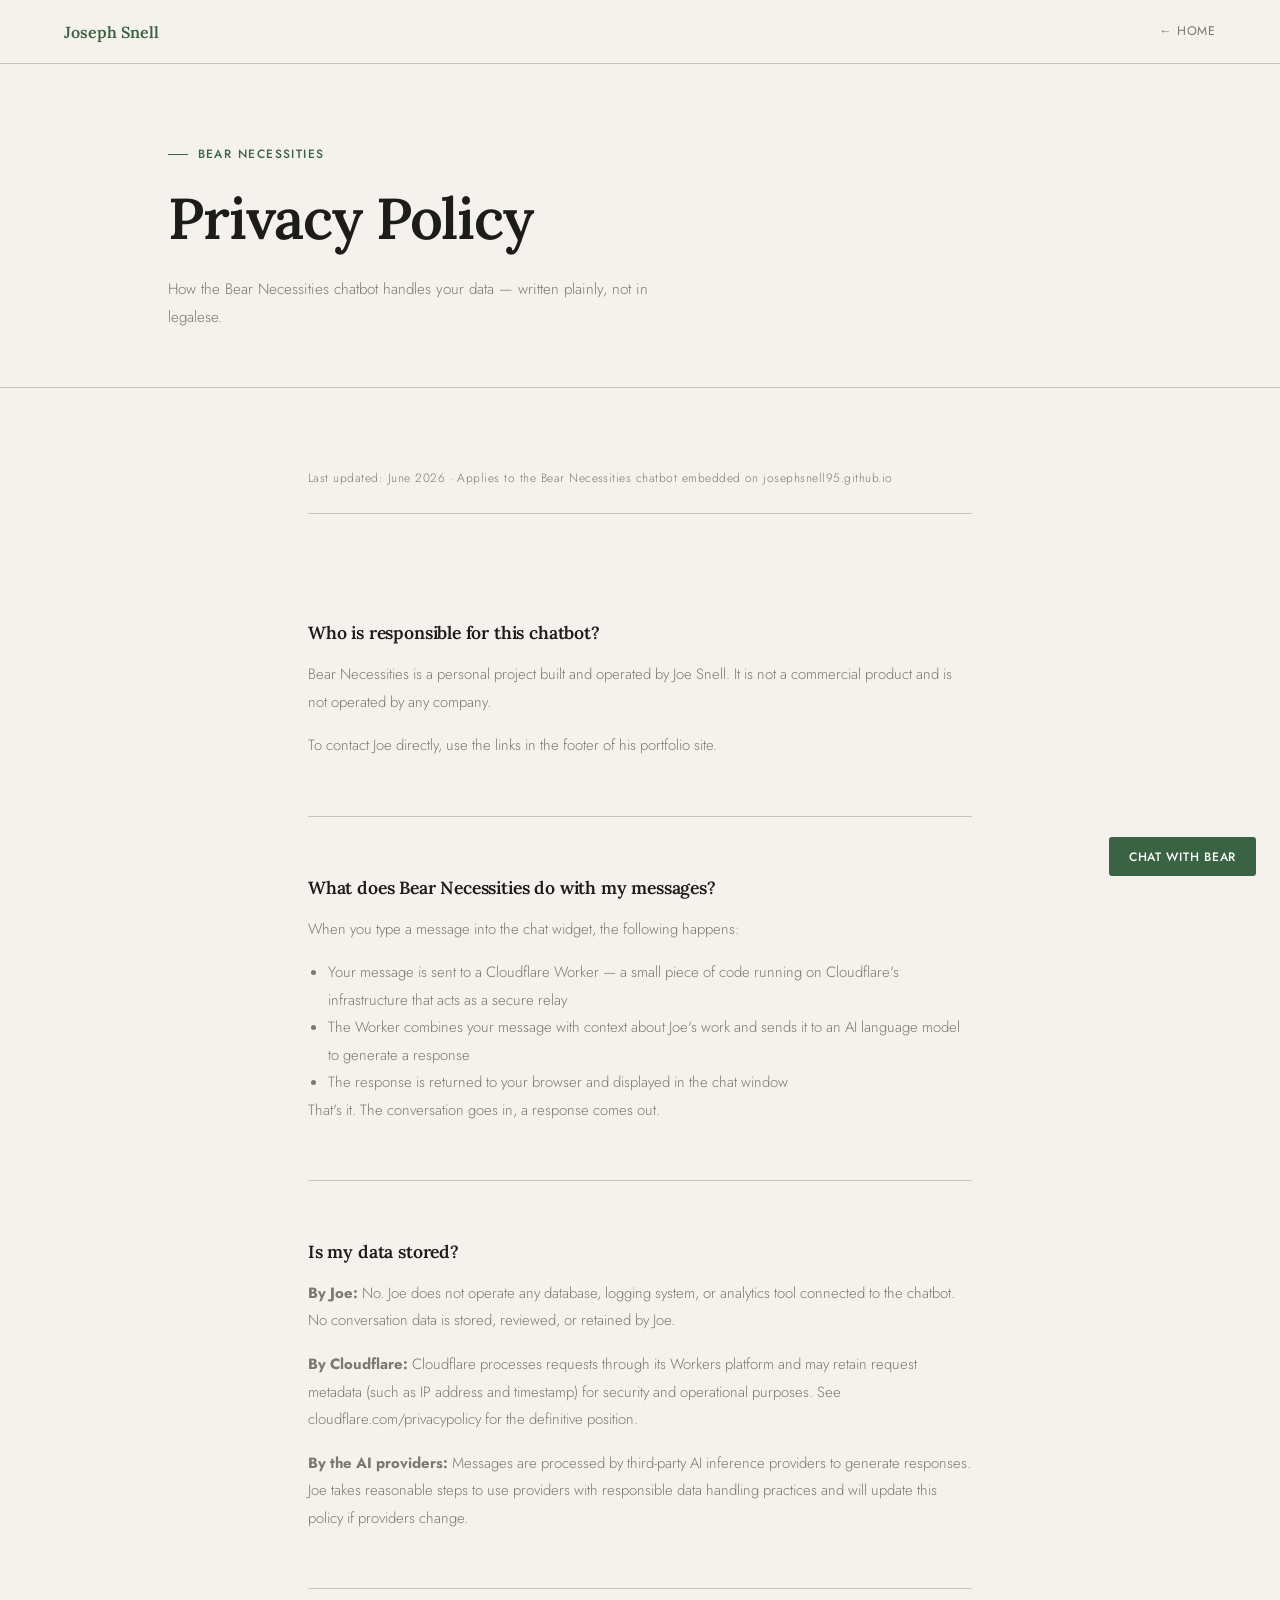
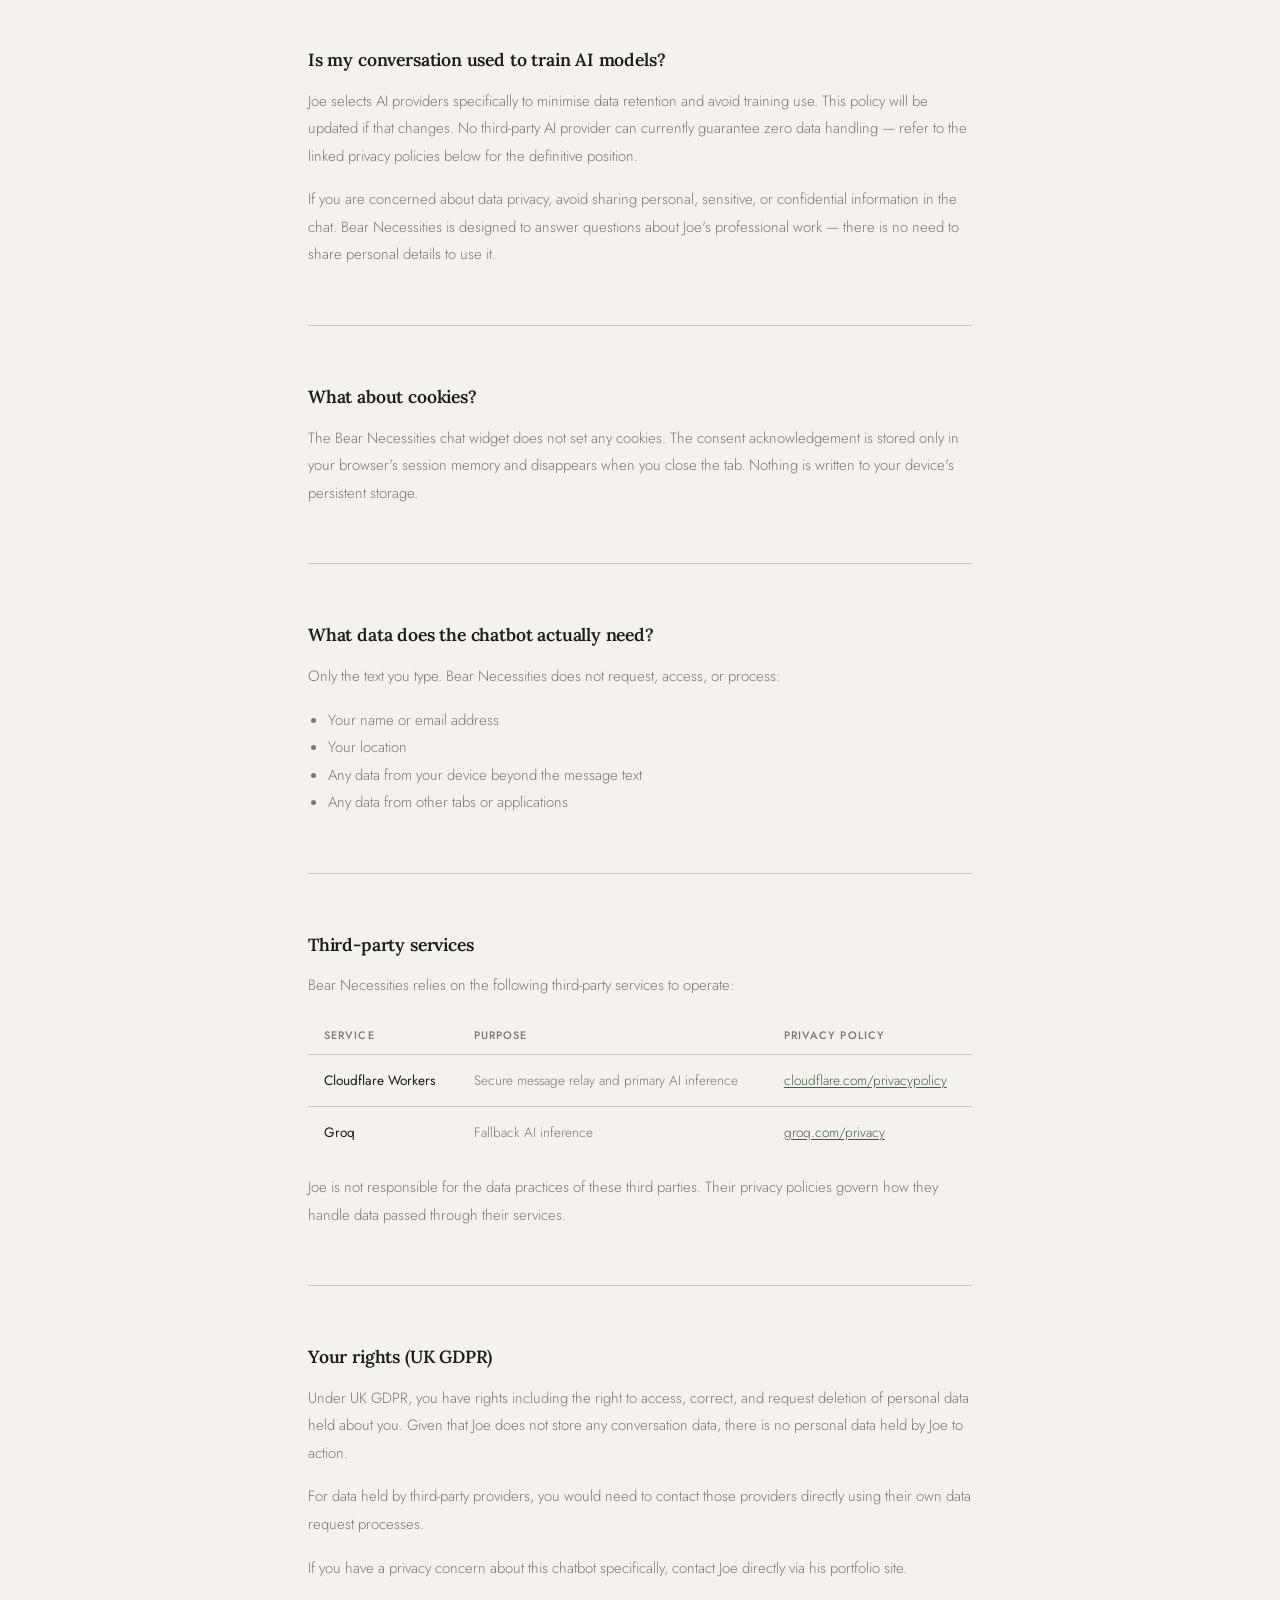
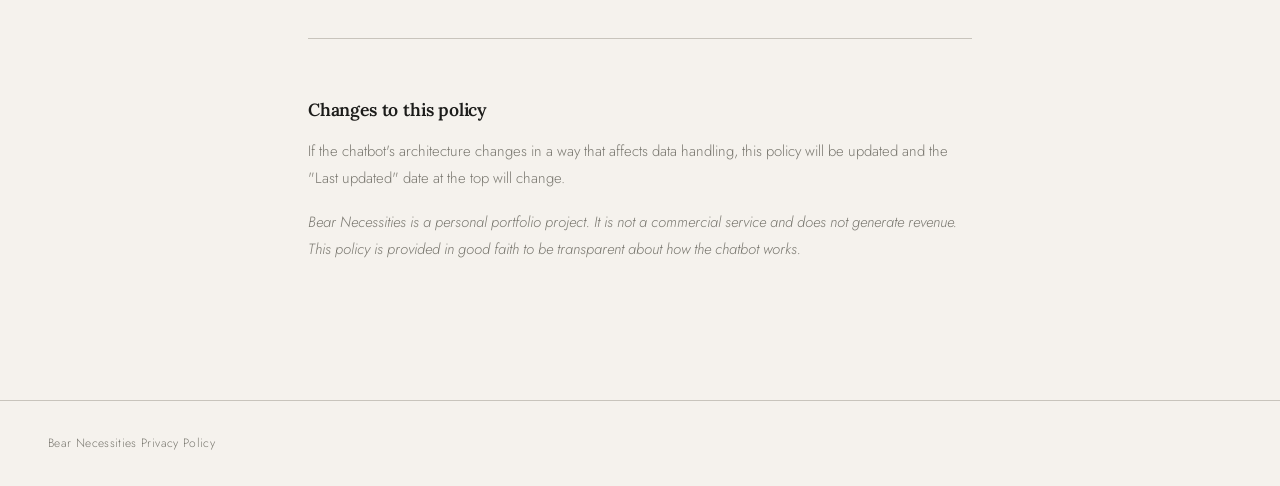
<file: privacy_policy.html>
<!DOCTYPE html>
<html lang="en">
<head>
  <meta charset="UTF-8"/>
  <meta name="viewport" content="width=device-width, initial-scale=1.0"/>
  <title>Privacy Policy · Joseph Snell</title>
  <link rel="preconnect" href="https://fonts.googleapis.com">
  <link href="https://fonts.googleapis.com/css2?family=Lora:ital,wght@0,400;0,600;1,400&family=Jost:wght@300;400;500&display=swap" rel="stylesheet">
  <link rel="stylesheet" href="/assets/css/style.css">
  <style>
    .policy-meta {
      font-size: 0.75rem;
      color: var(--muted);
      letter-spacing: 0.04em;
      margin-bottom: 3rem;
      padding-bottom: 1.5rem;
      border-bottom: 1px solid var(--faint);
    }
    .content-section h2 {
      font-size: 1.1rem;
      margin-bottom: 0.75rem;
    }
    .content-section p + p { margin-top: 0.75rem; }
    .content-section ul {
      margin: 0.5rem 0 0 1.25rem;
      font-size: 0.93rem;
      color: var(--muted);
      line-height: 1.85;
    }
    .policy-table {
      width: 100%;
      border-collapse: collapse;
      margin-top: 1rem;
      font-size: 0.85rem;
    }
    .policy-table th {
      text-align: left;
      font-size: 0.68rem;
      font-weight: 500;
      letter-spacing: 0.1em;
      text-transform: uppercase;
      color: var(--muted);
      padding: 0.6rem 1rem;
      border-bottom: 1px solid var(--faint);
    }
    .policy-table td {
      padding: 0.85rem 1rem;
      border-bottom: 1px solid var(--faint);
      color: var(--muted);
      vertical-align: top;
    }
    .policy-table td:first-child { color: var(--text); font-weight: 400; }
    .policy-table tr:last-child td { border-bottom: none; }
    .policy-table a { color: var(--green); text-decoration: underline; text-underline-offset: 2px; }
    .policy-footer-note {
      font-size: 0.82rem;
      color: var(--muted);
      font-style: italic;
      margin-top: 1rem;
    }
  </style>
</head>
<body>

<div id="nav" data-type="sub" data-back-url="/" data-back-label="← Home"></div>

<section id="hero" style="border-bottom: 1px solid var(--faint);">
  <div class="hero-inner" style="grid-template-columns: 1fr; padding-bottom: 3.5rem;">
    <div>
      <div class="hero-eyebrow">Bear Necessities</div>
      <h1>Privacy Policy</h1>
      <p class="hero-desc">How the Bear Necessities chatbot handles your data — written plainly, not in legalese.</p>
    </div>
  </div>
</section>

<section>
  <div class="container container--narrow">

    <div class="policy-meta">Last updated: June 2026 · Applies to the Bear Necessities chatbot embedded on josephsnell95.github.io</div>

    <div class="content-section">
      <h2>Who is responsible for this chatbot?</h2>
      <p>Bear Necessities is a personal project built and operated by Joe Snell. It is not a commercial product and is not operated by any company.</p>
      <p>To contact Joe directly, use the links in the footer of his portfolio site.</p>
    </div>

    <div class="content-section">
      <h2>What does Bear Necessities do with my messages?</h2>
      <p>When you type a message into the chat widget, the following happens:</p>
      <ul>
        <li>Your message is sent to a Cloudflare Worker — a small piece of code running on Cloudflare's infrastructure that acts as a secure relay</li>
        <li>The Worker combines your message with context about Joe's work and sends it to an AI language model to generate a response</li>
        <li>The response is returned to your browser and displayed in the chat window</li>
      </ul>
      <p>That's it. The conversation goes in, a response comes out.</p>
    </div>

    <div class="content-section">
      <h2>Is my data stored?</h2>
      <p><strong>By Joe:</strong> No. Joe does not operate any database, logging system, or analytics tool connected to the chatbot. No conversation data is stored, reviewed, or retained by Joe.</p>
      <p><strong>By Cloudflare:</strong> Cloudflare processes requests through its Workers platform and may retain request metadata (such as IP address and timestamp) for security and operational purposes. See <a href="https://www.cloudflare.com/privacypolicy" target="_blank">cloudflare.com/privacypolicy</a> for the definitive position.</p>
      <p><strong>By the AI providers:</strong> Messages are processed by third-party AI inference providers to generate responses. Joe takes reasonable steps to use providers with responsible data handling practices and will update this policy if providers change.</p>
    </div>

    <div class="content-section">
      <h2>Is my conversation used to train AI models?</h2>
      <p>Joe selects AI providers specifically to minimise data retention and avoid training use. This policy will be updated if that changes. No third-party AI provider can currently guarantee zero data handling — refer to the linked privacy policies below for the definitive position.</p>
      <p>If you are concerned about data privacy, avoid sharing personal, sensitive, or confidential information in the chat. Bear Necessities is designed to answer questions about Joe's professional work — there is no need to share personal details to use it.</p>
    </div>

    <div class="content-section">
      <h2>What about cookies?</h2>
      <p>The Bear Necessities chat widget does not set any cookies. The consent acknowledgement is stored only in your browser's session memory and disappears when you close the tab. Nothing is written to your device's persistent storage.</p>
    </div>

    <div class="content-section">
      <h2>What data does the chatbot actually need?</h2>
      <p>Only the text you type. Bear Necessities does not request, access, or process:</p>
      <ul>
        <li>Your name or email address</li>
        <li>Your location</li>
        <li>Any data from your device beyond the message text</li>
        <li>Any data from other tabs or applications</li>
      </ul>
    </div>

    <div class="content-section">
      <h2>Third-party services</h2>
      <p>Bear Necessities relies on the following third-party services to operate:</p>
      <table class="policy-table">
        <thead>
          <tr>
            <th>Service</th>
            <th>Purpose</th>
            <th>Privacy Policy</th>
          </tr>
        </thead>
        <tbody>
          <tr>
            <td>Cloudflare Workers</td>
            <td>Secure message relay and primary AI inference</td>
            <td><a href="https://www.cloudflare.com/privacypolicy" target="_blank">cloudflare.com/privacypolicy</a></td>
          </tr>
          <tr>
            <td>Groq</td>
            <td>Fallback AI inference</td>
            <td><a href="https://groq.com/privacy" target="_blank">groq.com/privacy</a></td>
          </tr>
        </tbody>
      </table>
      <p style="margin-top: 1rem;">Joe is not responsible for the data practices of these third parties. Their privacy policies govern how they handle data passed through their services.</p>
    </div>

    <div class="content-section">
      <h2>Your rights (UK GDPR)</h2>
      <p>Under UK GDPR, you have rights including the right to access, correct, and request deletion of personal data held about you. Given that Joe does not store any conversation data, there is no personal data held by Joe to action.</p>
      <p>For data held by third-party providers, you would need to contact those providers directly using their own data request processes.</p>
      <p>If you have a privacy concern about this chatbot specifically, contact Joe directly via his portfolio site.</p>
    </div>

    <div class="content-section">
      <h2>Changes to this policy</h2>
      <p>If the chatbot's architecture changes in a way that affects data handling, this policy will be updated and the "Last updated" date at the top will change.</p>
      <p class="policy-footer-note">Bear Necessities is a personal portfolio project. It is not a commercial service and does not generate revenue. This policy is provided in good faith to be transparent about how the chatbot works.</p>
    </div>

  </div>
</section>

<div id="footer"></div>

<script src="/assets/js/main.js"></script>
</body>
</html>
</file>
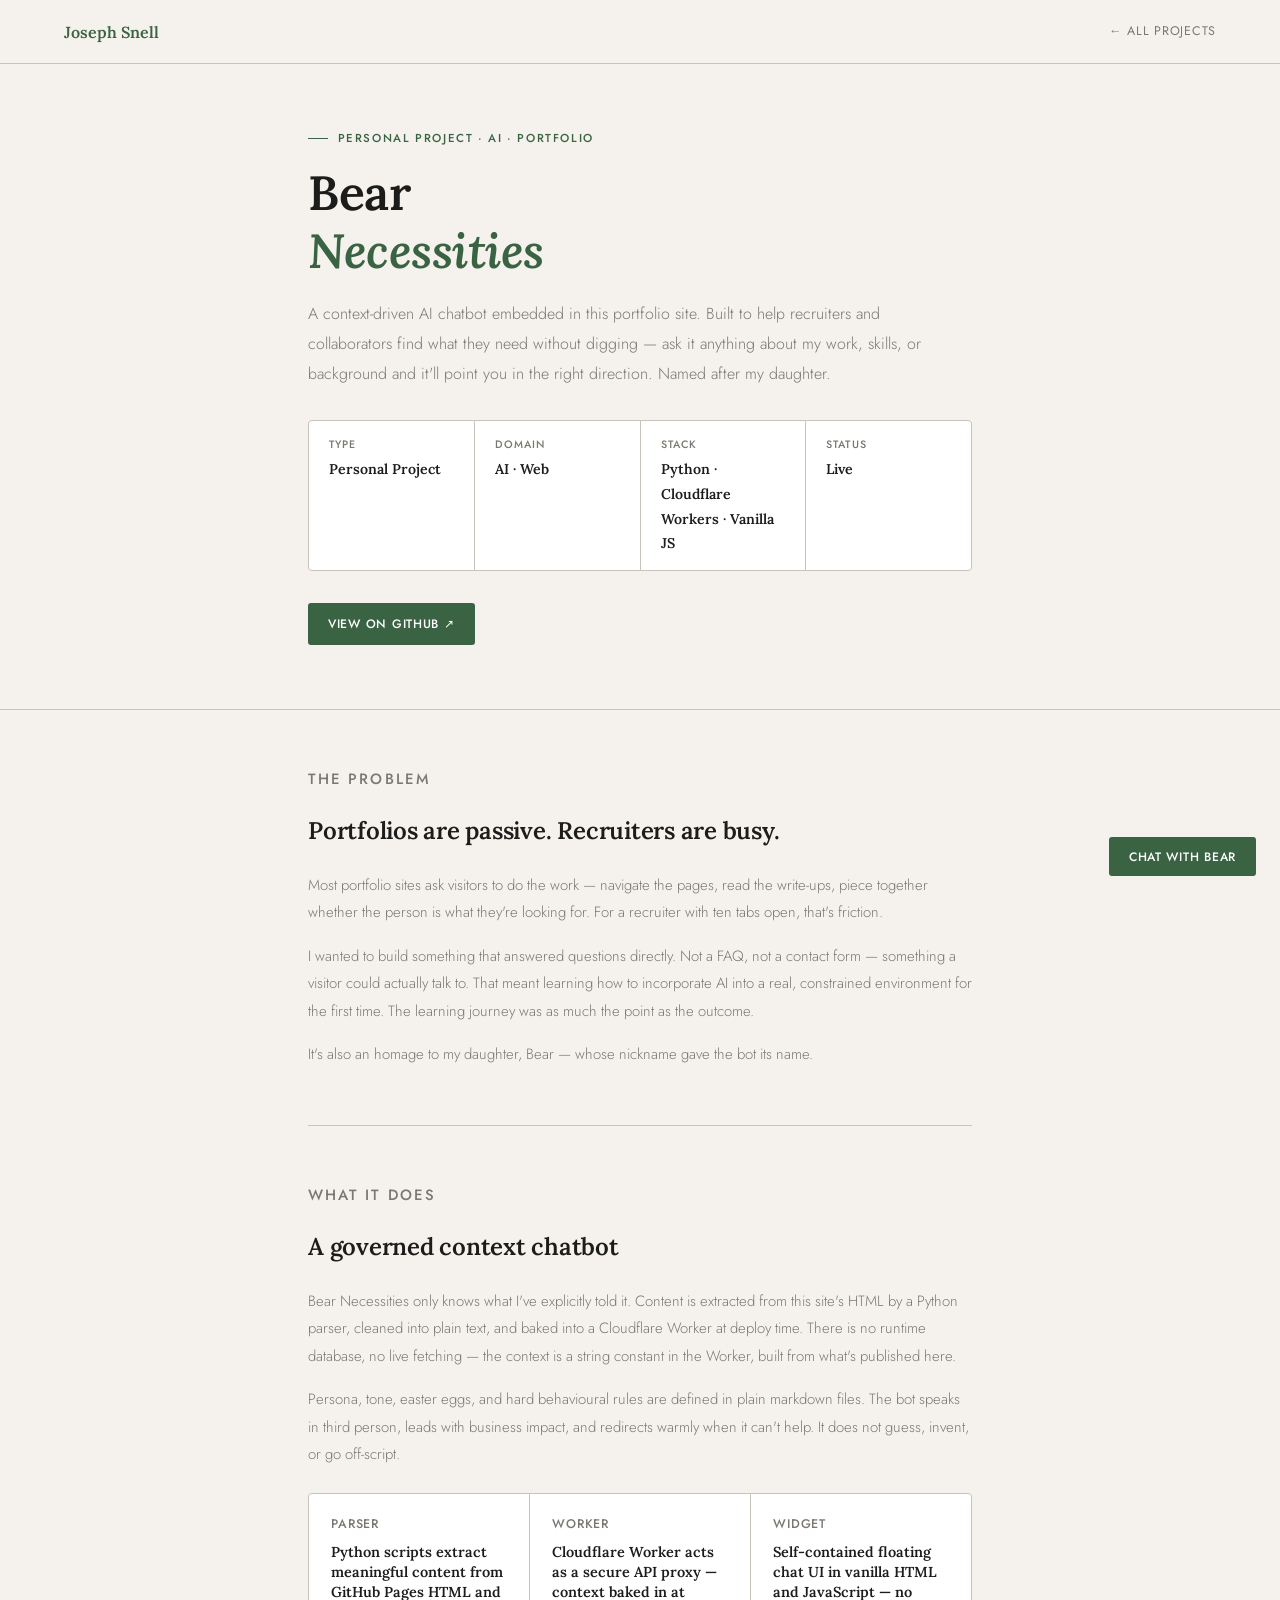
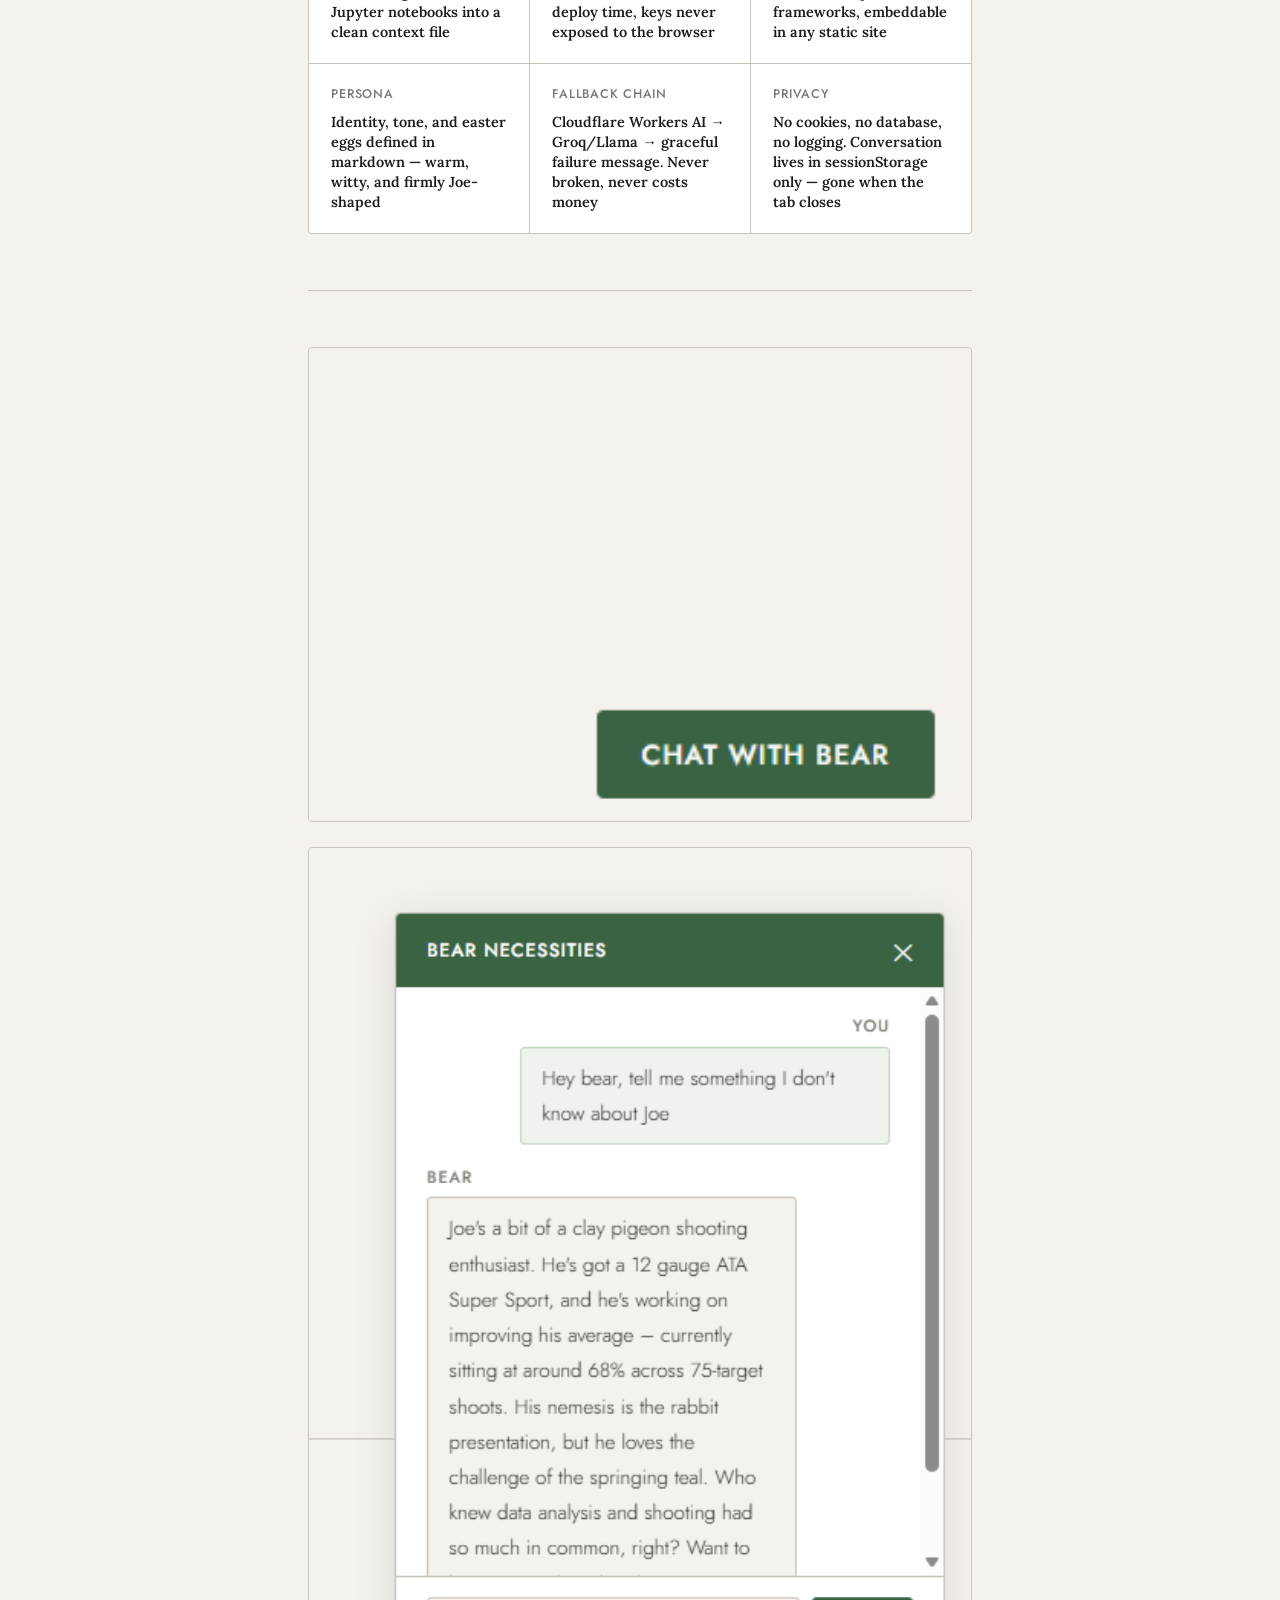
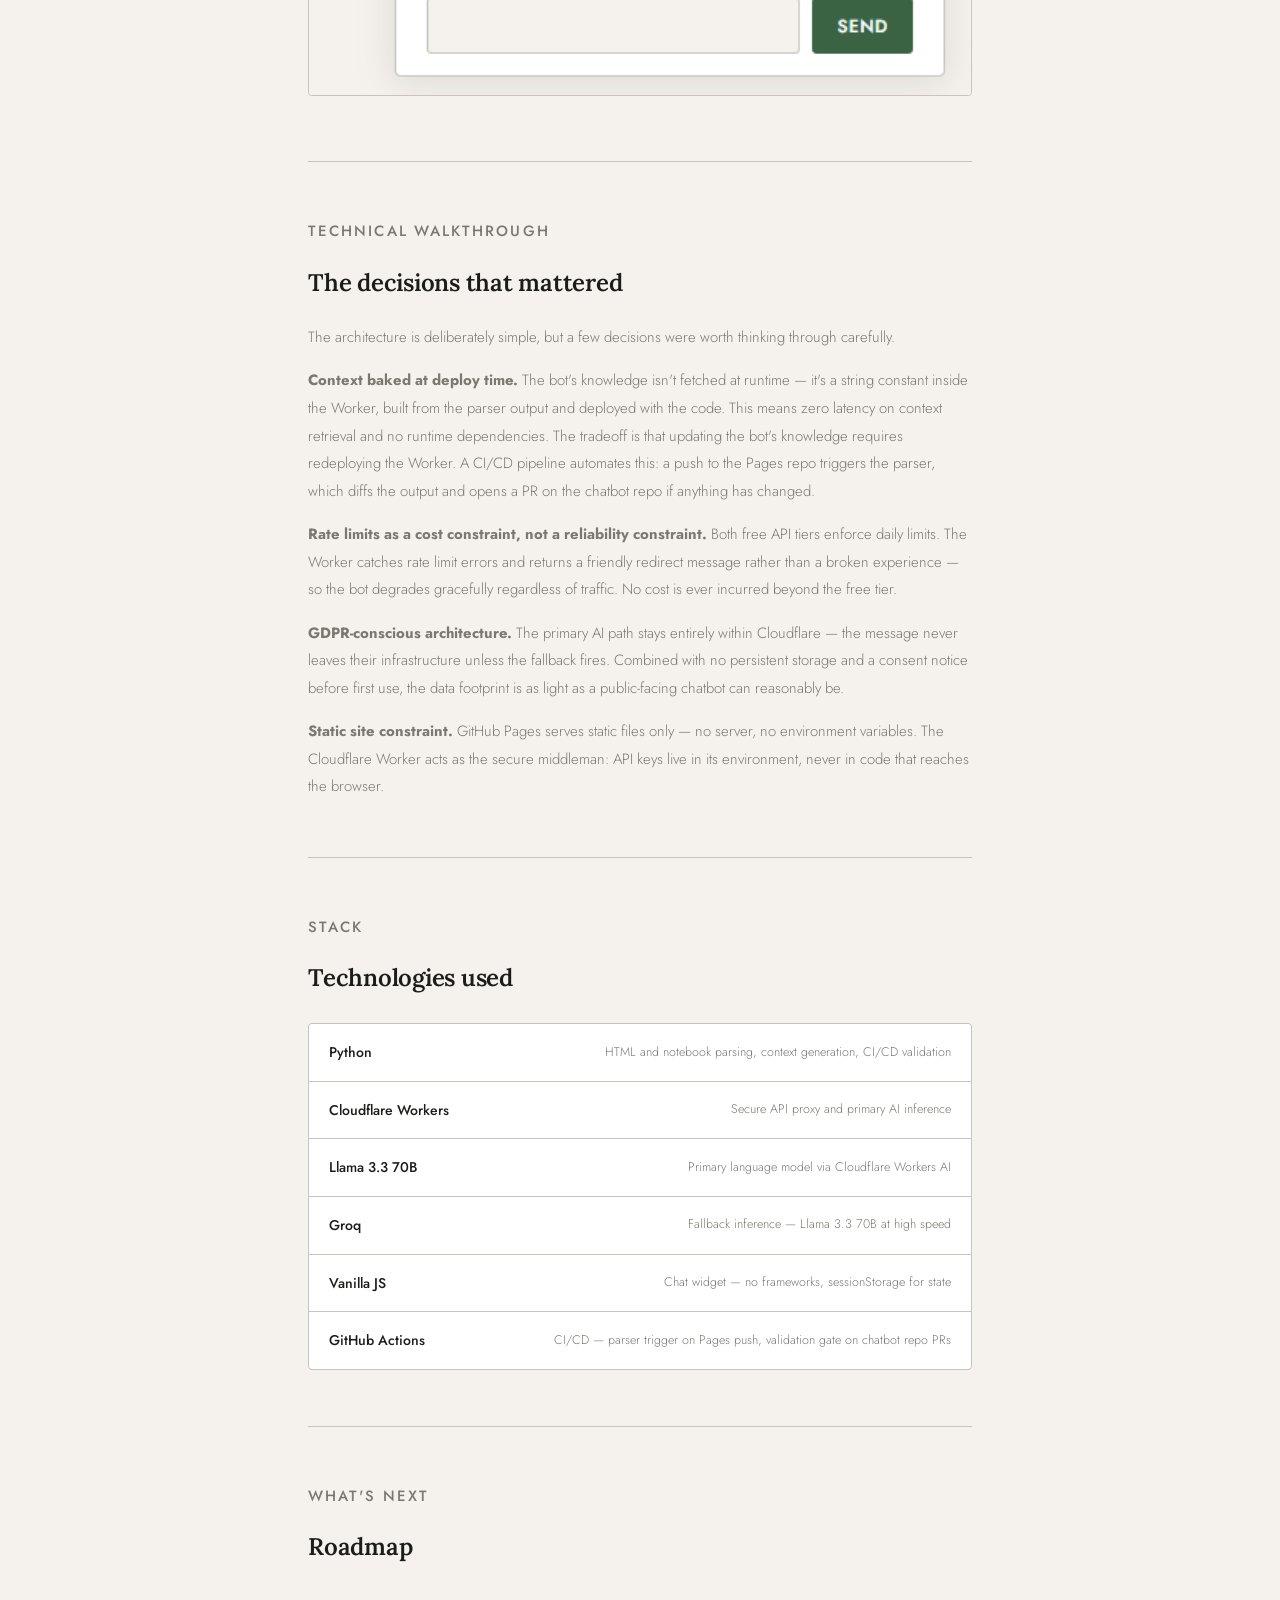
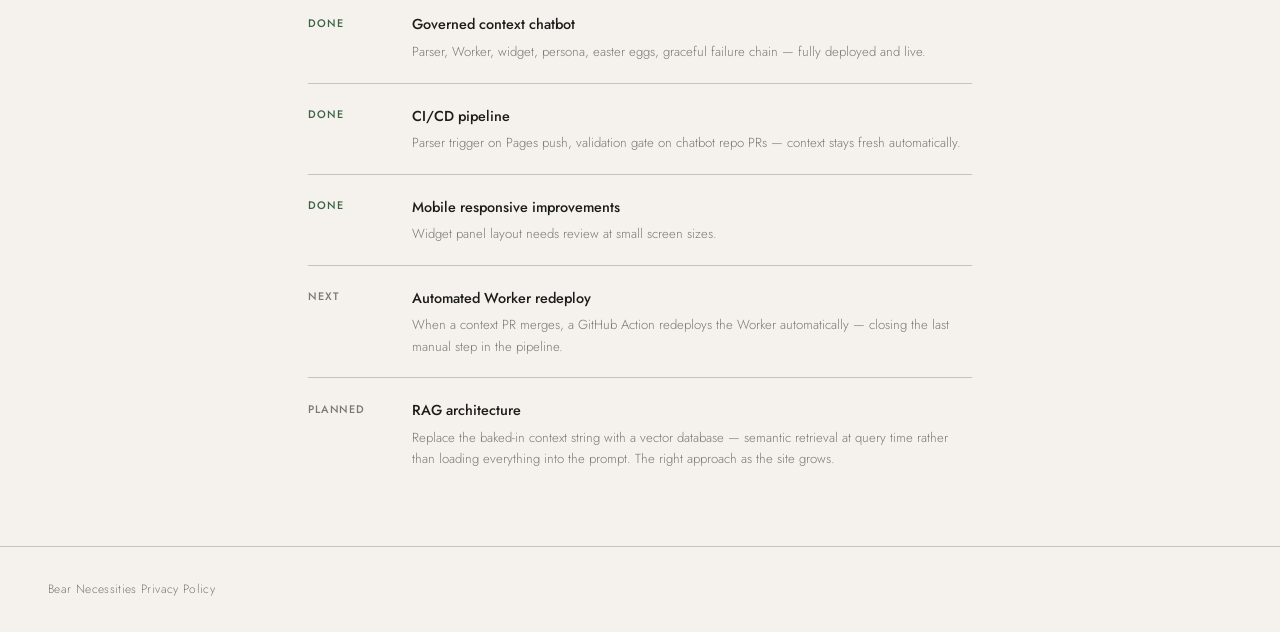
<file: projects/bear_necessities.html>
<!DOCTYPE html>
<html lang="en">

<head>
  <meta charset="UTF-8" />
  <meta name="viewport" content="width=device-width, initial-scale=1.0" />
  <title>Bear Necessities · Joseph Snell</title>
  <link rel="preconnect" href="https://fonts.googleapis.com">
  <link
    href="https://fonts.googleapis.com/css2?family=Lora:ital,wght@0,400;0,600;1,400&family=Jost:wght@300;400;500&display=swap"
    rel="stylesheet">
  <link rel="stylesheet" href="../assets/css/style.css">
</head>

<body>

  <div id="nav" data-type="sub" data-back-url="/projects/" data-back-label="← All Projects"></div>

  <!-- HERO -->
  <div class="project-hero">
    <div class="container container--narrow">
      <div class="project-eyebrow">Personal Project · AI · Portfolio</div>
      <h1>Bear<br><em>Necessities</em></h1>
      <p class="project-summary">
        A context-driven AI chatbot embedded in this portfolio site. Built to help recruiters and collaborators find
        what they need without digging — ask it anything about my work, skills, or background and it'll point you in the
        right direction. Named after my daughter.
      </p>

      <div class="project-meta">
        <div class="meta-item">
          <span class="meta-label">Type</span>
          <span class="meta-value">Personal Project</span>
        </div>
        <div class="meta-item">
          <span class="meta-label">Domain</span>
          <span class="meta-value">AI · Web</span>
        </div>
        <div class="meta-item">
          <span class="meta-label">Stack</span>
          <span class="meta-value">Python · Cloudflare Workers · Vanilla JS</span>
        </div>
        <div class="meta-item">
          <span class="meta-label">Status</span>
          <span class="meta-value">Live</span>
        </div>
      </div>

      <div class="project-cta">
        <a href="https://github.com/Josephsnell95/context-driven-chatbot" target="_blank" class="btn btn-solid">View on
          GitHub ↗</a>
      </div>
    </div>
  </div>

  <div class="container container--narrow">

    <!-- PROBLEM -->
    <div class="content-section reveal">
      <p class="section-label">The problem</p>
      <h2>Portfolios are passive. Recruiters are busy.</h2>
      <p>Most portfolio sites ask visitors to do the work — navigate the pages, read the write-ups, piece together
        whether the person is what they're looking for. For a recruiter with ten tabs open, that's friction.</p>
      <p>I wanted to build something that answered questions directly. Not a FAQ, not a contact form — something a
        visitor could actually talk to. That meant learning how to incorporate AI into a real, constrained environment
        for the first time. The learning journey was as much the point as the outcome.</p>
      <p>It's also an homage to my daughter, Bear — whose nickname gave the bot its name.</p>
    </div>

    <!-- WHAT IT DOES -->
    <div class="content-section reveal">
      <p class="section-label">What it does</p>
      <h2>A governed context chatbot</h2>
      <p>Bear Necessities only knows what I've explicitly told it. Content is extracted from this site's HTML by a
        Python parser, cleaned into plain text, and baked into a Cloudflare Worker at deploy time. There is no runtime
        database, no live fetching — the context is a string constant in the Worker, built from what's published here.
      </p>
      <p>Persona, tone, easter eggs, and hard behavioural rules are defined in plain markdown files. The bot speaks in
        third person, leads with business impact, and redirects warmly when it can't help. It does not guess, invent, or
        go off-script.</p>

      <div class="metrics-grid">
        <div class="metric-card">
          <div class="metric-name">Parser</div>
          <div class="metric-desc">Python scripts extract meaningful content from GitHub Pages HTML and Jupyter
            notebooks into a clean context file</div>
        </div>
        <div class="metric-card">
          <div class="metric-name">Worker</div>
          <div class="metric-desc">Cloudflare Worker acts as a secure API proxy — context baked in at deploy time, keys
            never exposed to the browser</div>
        </div>
        <div class="metric-card">
          <div class="metric-name">Widget</div>
          <div class="metric-desc">Self-contained floating chat UI in vanilla HTML and JavaScript — no frameworks,
            embeddable in any static site</div>
        </div>
        <div class="metric-card">
          <div class="metric-name">Persona</div>
          <div class="metric-desc">Identity, tone, and easter eggs defined in markdown — warm, witty, and firmly
            Joe-shaped</div>
        </div>
        <div class="metric-card">
          <div class="metric-name">Fallback chain</div>
          <div class="metric-desc">Cloudflare Workers AI → Groq/Llama → graceful failure message. Never broken, never
            costs money</div>
        </div>
        <div class="metric-card">
          <div class="metric-name">Privacy</div>
          <div class="metric-desc">No cookies, no database, no logging. Conversation lives in sessionStorage only — gone
            when the tab closes</div>
        </div>
      </div>
    </div>

    <!-- SCREENSHOTS -->
    <div class="content-section reveal">
      <img src="../assets/img/bear-necessities-closed.png" alt="Bear Necessities chat toggle button"
        style="width:100%; border: 1px solid #c8c4bc; border-radius: 4px; margin-bottom: 1rem;">
      <img src="../assets/img/bear-necessities-open.png" alt="Bear Necessities chat widget open mid-conversation"
        style="width:100%; border: 1px solid #c8c4bc; border-radius: 4px;">
    </div>

    <!-- TECHNICAL -->
    <div class="content-section reveal">
      <p class="section-label">Technical walkthrough</p>
      <h2>The decisions that mattered</h2>
      <p>The architecture is deliberately simple, but a few decisions were worth thinking through carefully.</p>
      <p><strong>Context baked at deploy time.</strong> The bot's knowledge isn't fetched at runtime — it's a string
        constant inside the Worker, built from the parser output and deployed with the code. This means zero latency on
        context retrieval and no runtime dependencies. The tradeoff is that updating the bot's knowledge requires
        redeploying the Worker. A CI/CD pipeline automates this: a push to the Pages repo triggers the parser, which
        diffs the output and opens a PR on the chatbot repo if anything has changed.</p>
      <p><strong>Rate limits as a cost constraint, not a reliability constraint.</strong> Both free API tiers enforce
        daily limits. The Worker catches rate limit errors and returns a friendly redirect message rather than a broken
        experience — so the bot degrades gracefully regardless of traffic. No cost is ever incurred beyond the free
        tier.</p>
      <p><strong>GDPR-conscious architecture.</strong> The primary AI path stays entirely within Cloudflare — the
        message never leaves their infrastructure unless the fallback fires. Combined with no persistent storage and a
        consent notice before first use, the data footprint is as light as a public-facing chatbot can reasonably be.
      </p>
      <p><strong>Static site constraint.</strong> GitHub Pages serves static files only — no server, no environment
        variables. The Cloudflare Worker acts as the secure middleman: API keys live in its environment, never in code
        that reaches the browser.</p>
    </div>

    <!-- STACK -->
    <div class="content-section reveal">
      <p class="section-label">Stack</p>
      <h2>Technologies used</h2>
      <div class="stack-list">
        <div class="stack-row">
          <span class="stack-name">Python</span>
          <span class="stack-role">HTML and notebook parsing, context generation, CI/CD validation</span>
        </div>
        <div class="stack-row">
          <span class="stack-name">Cloudflare Workers</span>
          <span class="stack-role">Secure API proxy and primary AI inference</span>
        </div>
        <div class="stack-row">
          <span class="stack-name">Llama 3.3 70B</span>
          <span class="stack-role">Primary language model via Cloudflare Workers AI</span>
        </div>
        <div class="stack-row">
          <span class="stack-name">Groq</span>
          <span class="stack-role">Fallback inference — Llama 3.3 70B at high speed</span>
        </div>
        <div class="stack-row">
          <span class="stack-name">Vanilla JS</span>
          <span class="stack-role">Chat widget — no frameworks, sessionStorage for state</span>
        </div>
        <div class="stack-row">
          <span class="stack-name">GitHub Actions</span>
          <span class="stack-role">CI/CD — parser trigger on Pages push, validation gate on chatbot repo PRs</span>
        </div>
      </div>
    </div>

    <!-- ROADMAP -->
    <div class="content-section reveal">
      <p class="section-label">What's next</p>
      <h2>Roadmap</h2>
      <div class="roadmap-list">
        <div class="roadmap-item">
          <span class="roadmap-status status-done">Done</span>
          <div>
            <div class="roadmap-title">Governed context chatbot</div>
            <div class="roadmap-desc">Parser, Worker, widget, persona, easter eggs, graceful failure chain — fully
              deployed and live.</div>
          </div>
        </div>
        <div class="roadmap-item">
          <span class="roadmap-status status-done">Done</span>
          <div>
            <div class="roadmap-title">CI/CD pipeline</div>
            <div class="roadmap-desc">Parser trigger on Pages push, validation gate on chatbot repo PRs — context stays
              fresh automatically.</div>
          </div>
        </div>
        <div class="roadmap-item">
          <span class="roadmap-status status-done">Done</span>
          <div>
            <div class="roadmap-title">Mobile responsive improvements</div>
            <div class="roadmap-desc">Widget panel layout needs review at small screen sizes.</div>
          </div>
        </div>
        <div class="roadmap-item">
          <span class="roadmap-status status-future">Next</span>
          <div>
            <div class="roadmap-title">Automated Worker redeploy</div>
            <div class="roadmap-desc">When a context PR merges, a GitHub Action redeploys the Worker automatically —
              closing the last manual step in the pipeline.</div>
          </div>
        </div>
        <div class="roadmap-item">
          <span class="roadmap-status status-future">Planned</span>
          <div>
            <div class="roadmap-title">RAG architecture</div>
            <div class="roadmap-desc">Replace the baked-in context string with a vector database — semantic retrieval at
              query time rather than loading everything into the prompt. The right approach as the site grows.</div>
          </div>
        </div>
      </div>
    </div>

  </div>

  <div id="footer"></div>

  <script src="../assets/js/main.js"></script>
</body>

</html>
</file>
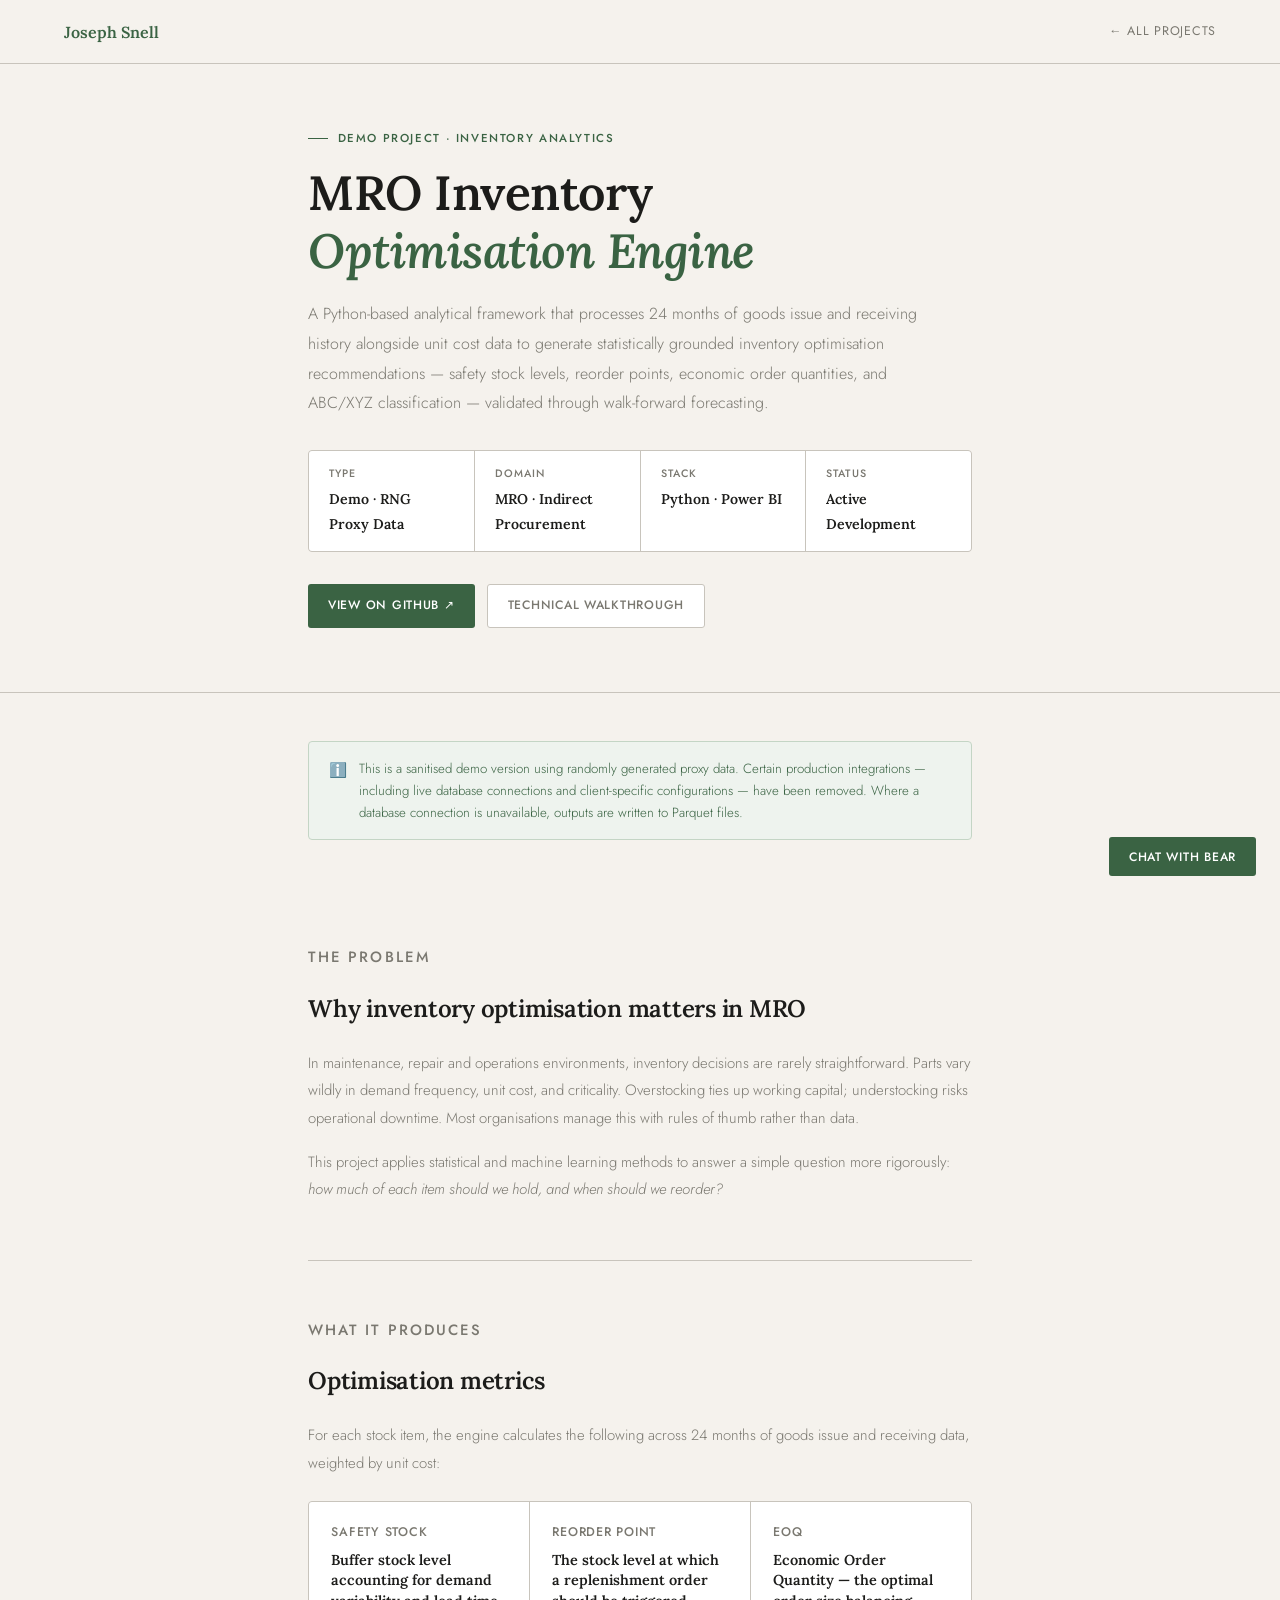
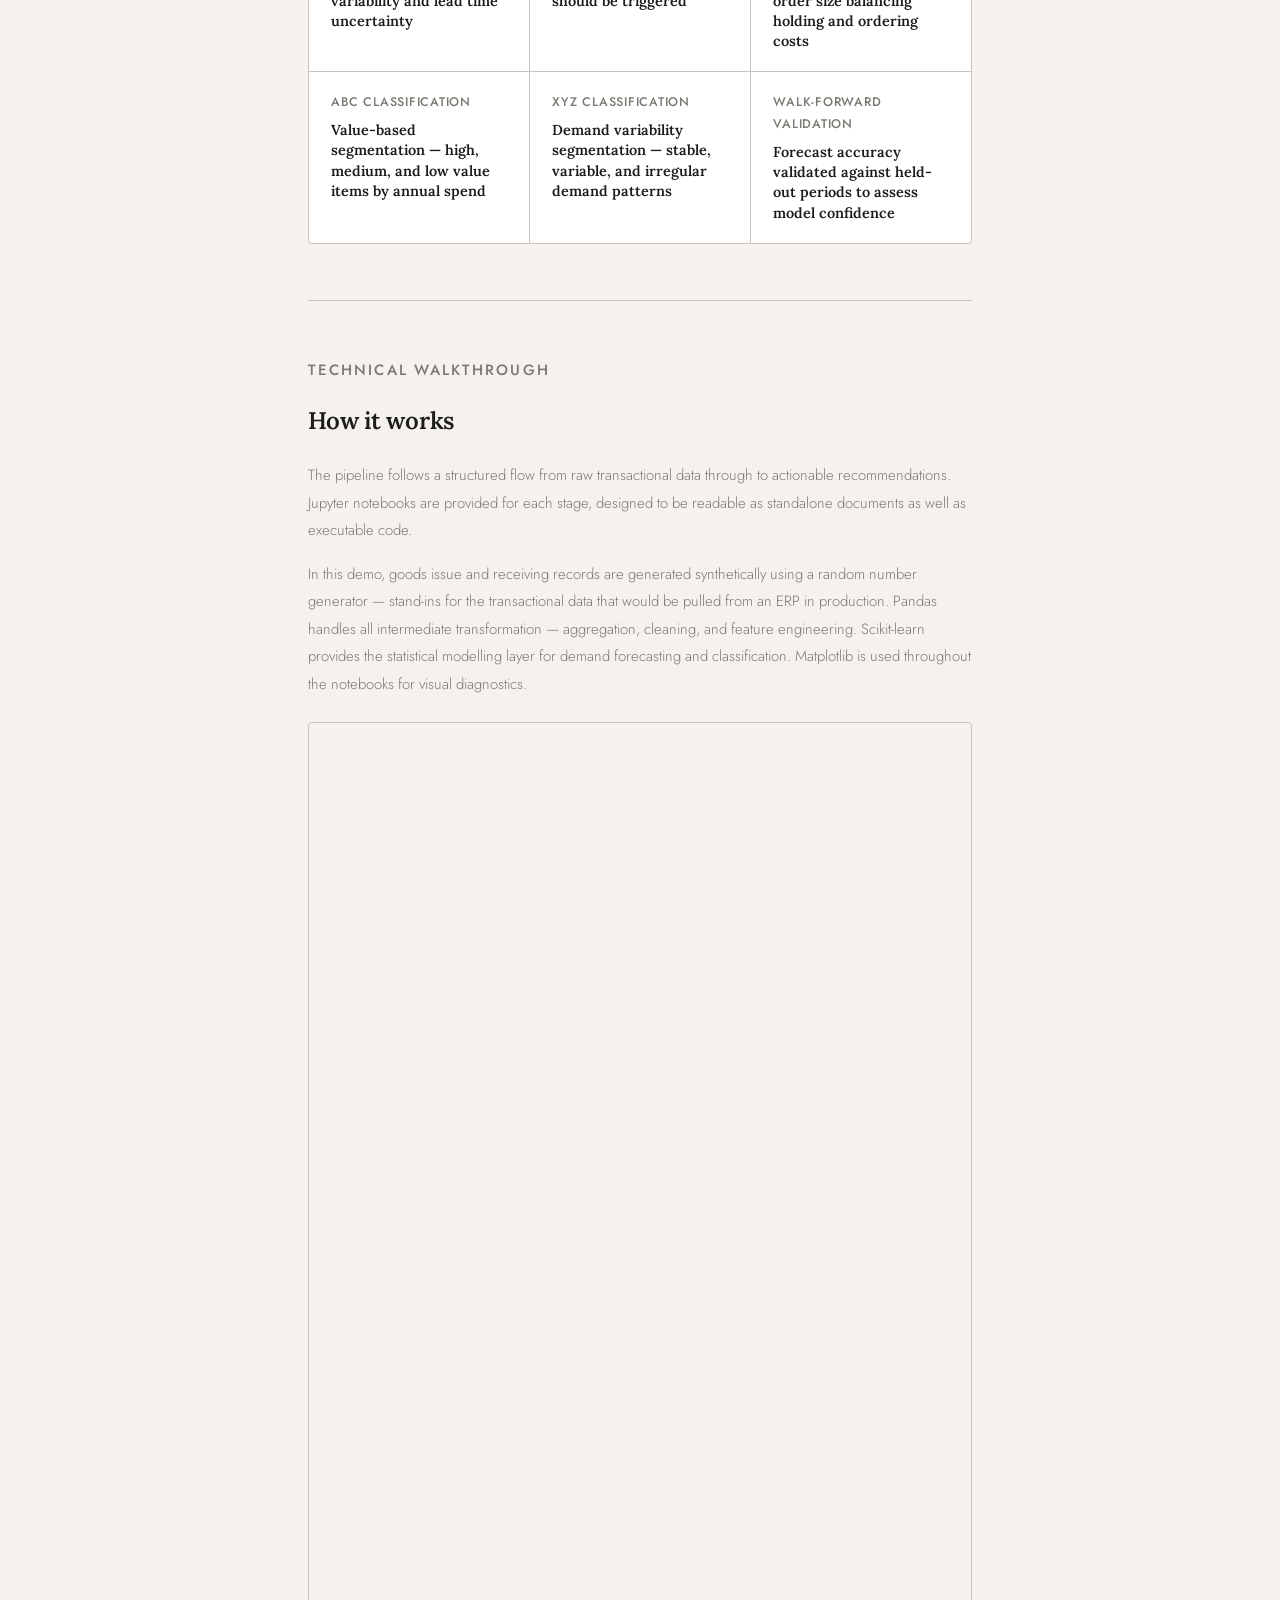
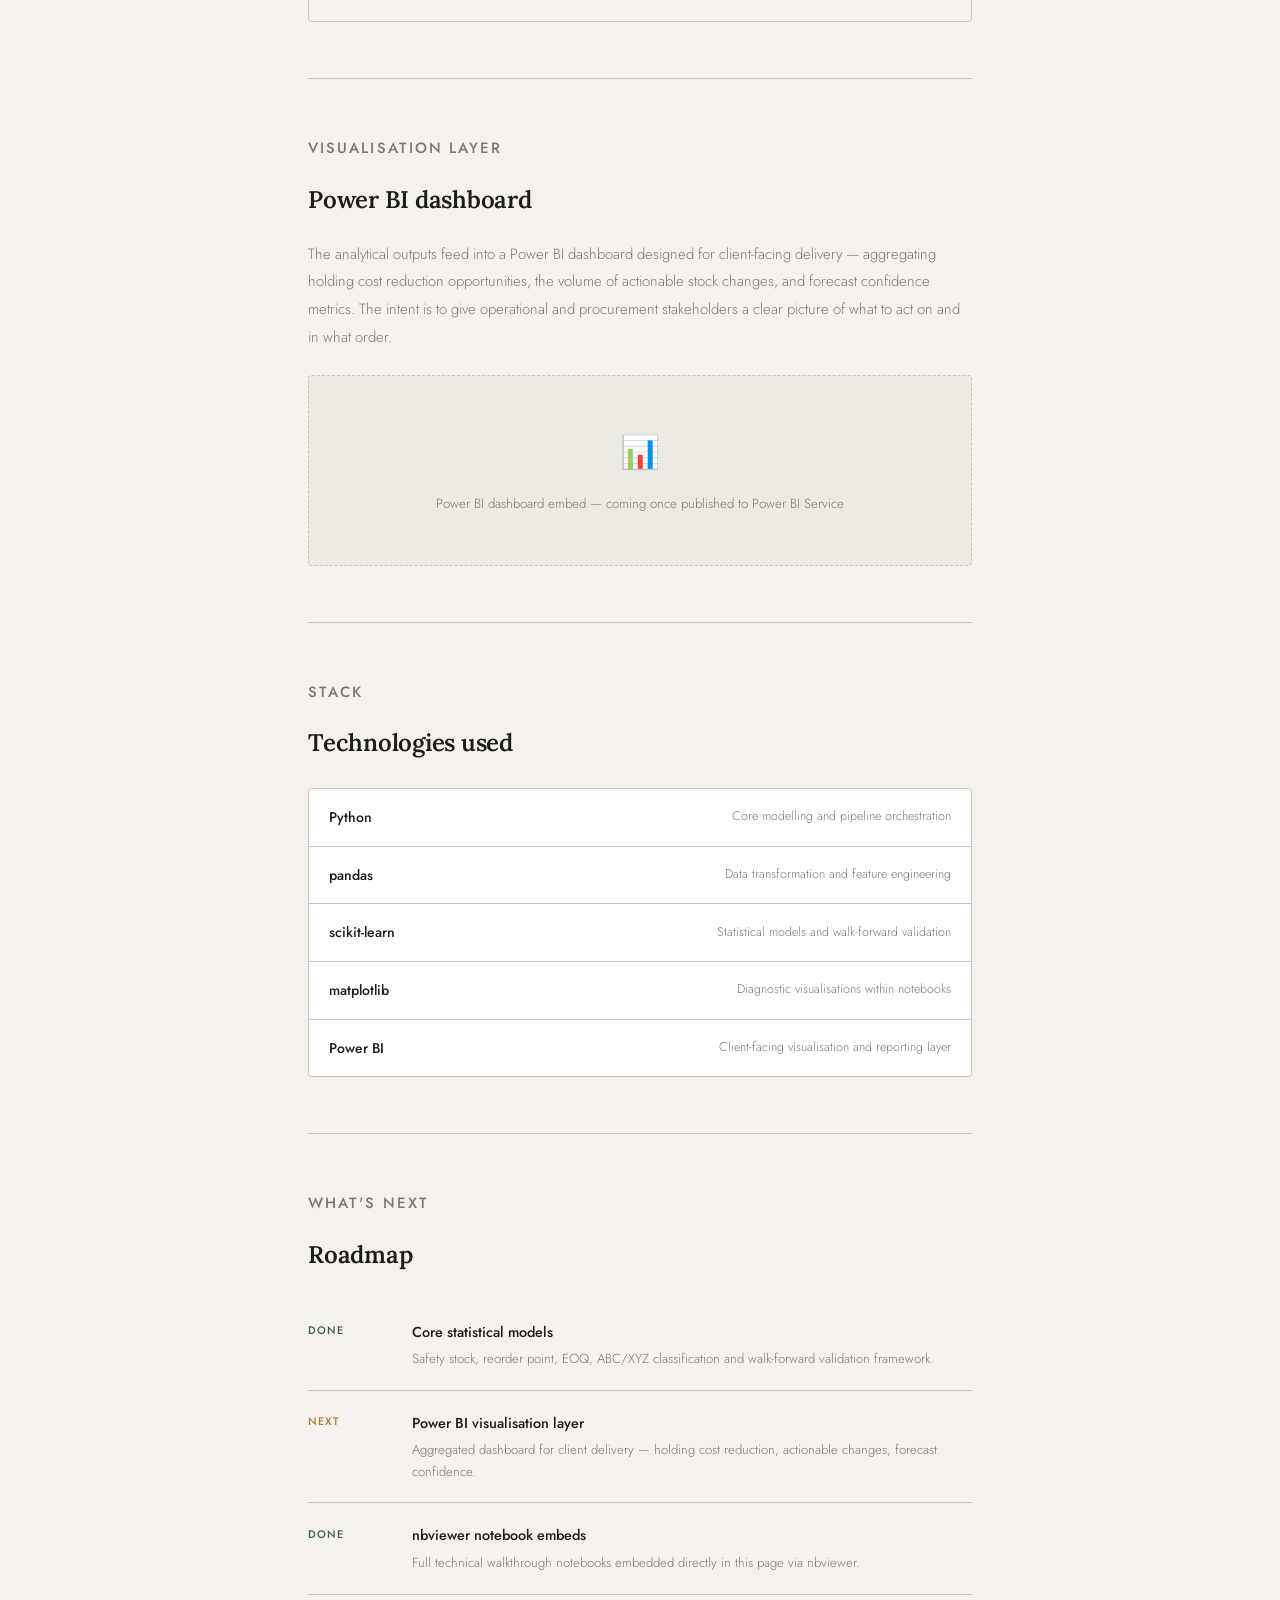
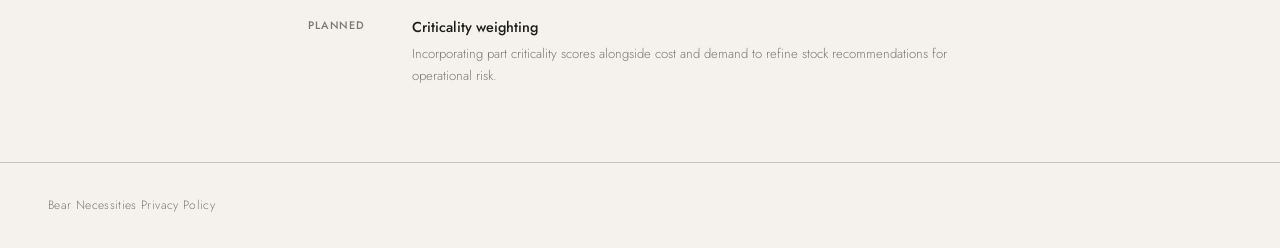
<file: projects/inventory_optimiser.html>
<!DOCTYPE html>
<html lang="en">
<head>
  <meta charset="UTF-8"/>
  <meta name="viewport" content="width=device-width, initial-scale=1.0"/>
  <title>Inventory Optimisation · Joseph Snell</title>
  <link rel="preconnect" href="https://fonts.googleapis.com">
  <link href="https://fonts.googleapis.com/css2?family=Lora:ital,wght@0,400;0,600;1,400&family=Jost:wght@300;400;500&display=swap" rel="stylesheet">
  <link rel="stylesheet" href="../assets/css/style.css">
</head>
<body>

<div id="nav" data-type="sub" data-back-url="/projects/" data-back-label="← All Projects"></div>

<!-- HERO -->
<div class="project-hero">
  <div class="container container--narrow">
    <div class="project-eyebrow">Demo Project · Inventory Analytics</div>
    <h1>MRO Inventory<br><em>Optimisation Engine</em></h1>
    <p class="project-summary">
      A Python-based analytical framework that processes 24 months of goods issue and receiving history alongside unit cost data to generate statistically grounded inventory optimisation recommendations — safety stock levels, reorder points, economic order quantities, and ABC/XYZ classification — validated through walk-forward forecasting.
    </p>

    <div class="project-meta">
      <div class="meta-item">
        <span class="meta-label">Type</span>
        <span class="meta-value">Demo · RNG Proxy Data</span>
      </div>
      <div class="meta-item">
        <span class="meta-label">Domain</span>
        <span class="meta-value">MRO · Indirect Procurement</span>
      </div>
      <div class="meta-item">
        <span class="meta-label">Stack</span>
        <span class="meta-value">Python · Power BI</span>
      </div>
      <div class="meta-item">
        <span class="meta-label">Status</span>
        <span class="meta-value">Active Development</span>
      </div>
    </div>

    <div class="project-cta">
      <a href="https://github.com/Josephsnell95/mro_inventory_optimisation" target="_blank" class="btn btn-solid">View on GitHub ↗</a>
      <a href="#walkthrough" class="btn btn-outline">Technical Walkthrough</a>
    </div>
  </div>
</div>

<div class="container container--narrow">

  <!-- NOTICE -->
  <div class="notice reveal">
    <span class="notice-icon">ℹ️</span>
    <span>This is a sanitised demo version using randomly generated proxy data. Certain production integrations — including live database connections and client-specific configurations — have been removed. Where a database connection is unavailable, outputs are written to Parquet files.</span>
  </div>

  <!-- PROBLEM -->
  <div class="content-section reveal">
    <p class="section-label">The problem</p>
    <h2>Why inventory optimisation matters in MRO</h2>
    <p>In maintenance, repair and operations environments, inventory decisions are rarely straightforward. Parts vary wildly in demand frequency, unit cost, and criticality. Overstocking ties up working capital; understocking risks operational downtime. Most organisations manage this with rules of thumb rather than data.</p>
    <p>This project applies statistical and machine learning methods to answer a simple question more rigorously: <em>how much of each item should we hold, and when should we reorder?</em></p>
  </div>

  <!-- OUTPUTS -->
  <div class="content-section reveal">
    <p class="section-label">What it produces</p>
    <h2>Optimisation metrics</h2>
    <p>For each stock item, the engine calculates the following across 24 months of goods issue and receiving data, weighted by unit cost:</p>

    <div class="metrics-grid">
      <div class="metric-card">
        <div class="metric-name">Safety Stock</div>
        <div class="metric-desc">Buffer stock level accounting for demand variability and lead time uncertainty</div>
      </div>
      <div class="metric-card">
        <div class="metric-name">Reorder Point</div>
        <div class="metric-desc">The stock level at which a replenishment order should be triggered</div>
      </div>
      <div class="metric-card">
        <div class="metric-name">EOQ</div>
        <div class="metric-desc">Economic Order Quantity — the optimal order size balancing holding and ordering costs</div>
      </div>
      <div class="metric-card">
        <div class="metric-name">ABC Classification</div>
        <div class="metric-desc">Value-based segmentation — high, medium, and low value items by annual spend</div>
      </div>
      <div class="metric-card">
        <div class="metric-name">XYZ Classification</div>
        <div class="metric-desc">Demand variability segmentation — stable, variable, and irregular demand patterns</div>
      </div>
      <div class="metric-card">
        <div class="metric-name">Walk-Forward Validation</div>
        <div class="metric-desc">Forecast accuracy validated against held-out periods to assess model confidence</div>
      </div>
    </div>
  </div>

  <!-- TECHNICAL WALKTHROUGH -->
  <div class="content-section reveal" id="walkthrough">
    <p class="section-label">Technical walkthrough</p>
    <h2>How it works</h2>
    <p>The pipeline follows a structured flow from raw transactional data through to actionable recommendations. Jupyter notebooks are provided for each stage, designed to be readable as standalone documents as well as executable code.</p>
    <p>In this demo, goods issue and receiving records are generated synthetically using a random number generator — stand-ins for the transactional data that would be pulled from an ERP in production. Pandas handles all intermediate transformation — aggregation, cleaning, and feature engineering. Scikit-learn provides the statistical modelling layer for demand forecasting and classification. Matplotlib is used throughout the notebooks for visual diagnostics.</p>

    <iframe
      src="https://nbviewer.org/github/Josephsnell95/mro_inventory_optimisation/blob/main/inventory_optimisation/demo/demo_technical_walkthrough.ipynb"
      width="100%"
      height="900px"
      style="border: 1px solid var(--faint); border-radius: 4px; margin-top: 1.5rem; display: block;"
      loading="lazy">
    </iframe>
  </div>

  <!-- VISUALISATION -->
  <div class="content-section reveal">
    <p class="section-label">Visualisation layer</p>
    <h2>Power BI dashboard</h2>
    <p>The analytical outputs feed into a Power BI dashboard designed for client-facing delivery — aggregating holding cost reduction opportunities, the volume of actionable stock changes, and forecast confidence metrics. The intent is to give operational and procurement stakeholders a clear picture of what to act on and in what order.</p>

    <div class="embed-placeholder">
      <span class="embed-icon">📊</span>
      <p>Power BI dashboard embed — coming once published to Power BI Service</p>
    </div>
  </div>

  <!-- STACK -->
  <div class="content-section reveal">
    <p class="section-label">Stack</p>
    <h2>Technologies used</h2>
    <div class="stack-list">
      <div class="stack-row">
        <span class="stack-name">Python</span>
        <span class="stack-role">Core modelling and pipeline orchestration</span>
      </div>
      <div class="stack-row">
        <span class="stack-name">pandas</span>
        <span class="stack-role">Data transformation and feature engineering</span>
      </div>
      <div class="stack-row">
        <span class="stack-name">scikit-learn</span>
        <span class="stack-role">Statistical models and walk-forward validation</span>
      </div>
      <div class="stack-row">
        <span class="stack-name">matplotlib</span>
        <span class="stack-role">Diagnostic visualisations within notebooks</span>
      </div>
      <div class="stack-row">
        <span class="stack-name">Power BI</span>
        <span class="stack-role">Client-facing visualisation and reporting layer</span>
      </div>
    </div>
  </div>

  <!-- ROADMAP -->
  <div class="content-section reveal">
    <p class="section-label">What's next</p>
    <h2>Roadmap</h2>
    <div class="roadmap-list">
      <div class="roadmap-item">
        <span class="roadmap-status status-done">Done</span>
        <div>
          <div class="roadmap-title">Core statistical models</div>
          <div class="roadmap-desc">Safety stock, reorder point, EOQ, ABC/XYZ classification and walk-forward validation framework.</div>
        </div>
      </div>
      <div class="roadmap-item">
        <span class="roadmap-status status-next">Next</span>
        <div>
          <div class="roadmap-title">Power BI visualisation layer</div>
          <div class="roadmap-desc">Aggregated dashboard for client delivery — holding cost reduction, actionable changes, forecast confidence.</div>
        </div>
      </div>
      <div class="roadmap-item">
        <span class="roadmap-status status-done">Done</span>
        <div>
          <div class="roadmap-title">nbviewer notebook embeds</div>
          <div class="roadmap-desc">Full technical walkthrough notebooks embedded directly in this page via nbviewer.</div>
        </div>
      </div>
      <div class="roadmap-item">
        <span class="roadmap-status status-future">Planned</span>
        <div>
          <div class="roadmap-title">Criticality weighting</div>
          <div class="roadmap-desc">Incorporating part criticality scores alongside cost and demand to refine stock recommendations for operational risk.</div>
        </div>
      </div>
    </div>
  </div>

</div>

<div id="footer"></div>

<script src="../assets/js/main.js"></script>
</body>
</html>
</file>
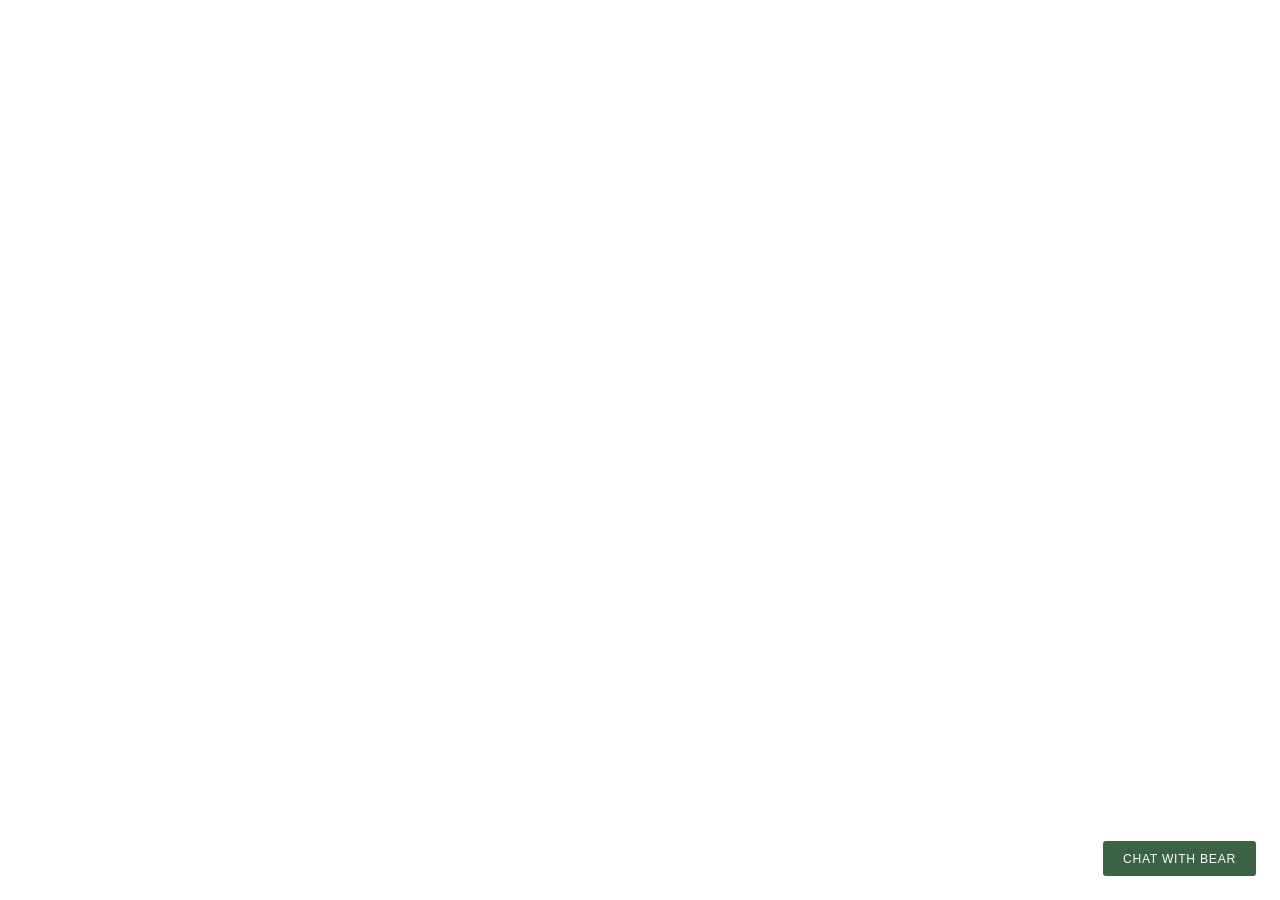
<file: assets/html/chatbot.html>
<!DOCTYPE html>
<html lang="en">

<head>
    <meta charset="UTF-8">
    <title>Bear Necessities</title>
    <style>
        #chat-toggle {
            position: fixed;
            bottom: 1.5rem;
            right: 1.5rem;
            background: #3a6343;
            color: white;
            border: none;
            border-radius: 3px;
            padding: 0.65rem 1.25rem;
            font-family: 'Jost', sans-serif;
            font-size: 0.76rem;
            font-weight: 500;
            letter-spacing: 0.06em;
            text-transform: uppercase;
            cursor: pointer;
        }

        #chat-panel {
            position: fixed;
            bottom: 1.5rem;
            right: 1.5rem;
            width: 360px;
            height: 500px;
            background: white;
            border: 1px solid #c8c4bc;
            border-radius: 4px;
            box-shadow: 0 4px 24px rgba(0, 0, 0, 0.10);
            display: flex;
            flex-direction: column;
            overflow: hidden;
        }

        #chat-panel>div:first-child {
            background: #3a6343;
            padding: 0.85rem 1.25rem;
            display: flex;
            justify-content: space-between;
            align-items: center;
            flex-shrink: 0;
        }

        #chat-panel>div:first-child span {
            font-family: 'Jost', sans-serif;
            letter-spacing: 0.06em;
            text-transform: uppercase;
            font-weight: 500;
            font-size: 0.76rem;
            color: white;
        }

        #chat-panel>div:first-child button {
            background: none;
            border: none;
            color: white;
            cursor: pointer;
            font-size: 1rem;
        }

        #consent-notice {
            background: #eef3ee;
            border-bottom: 1px solid #c4d5c5;
            padding: 1rem 1.25rem;
            flex-shrink: 0;
            display: flex;
            flex-direction: column;
            align-items: flex-end;
        }

        #consent-notice p {
            font-size: 0.78rem;
            color: #3a6343;
            line-height: 1.65;
            margin-bottom: 0.75rem;
            align-self: stretch;
        }

        #consent-btn {
            background: #3a6343;
            color: white;
            border: none;
            border-radius: 3px;
            padding: 0.5rem 1rem;
            font-family: 'Jost', sans-serif;
            font-size: 0.73rem;
            font-weight: 500;
            letter-spacing: 0.06em;
            text-transform: uppercase;
            cursor: pointer;
        }

        #message-history {
            flex: 1;
            overflow-y: auto;
            padding: 1rem 1.25rem;
            display: flex;
            flex-direction: column;
            gap: 0.75rem;
        }

        .msg-user {
            align-self: flex-end;
            background: #eef3ee;
            border: 1px solid #c4d5c5;
            border-radius: 3px;
            padding: 0.5rem 0.85rem;
            font-size: 0.83rem;
            max-width: 80%;
        }

        .msg-bear {
            align-self: flex-start;
            background: #f5f2ed;
            border: 1px solid #c8c4bc;
            border-radius: 3px;
            padding: 0.5rem 0.85rem;
            font-size: 0.83rem;
            max-width: 80%;
        }

        .msg-wrapper-user {
            align-self: flex-end;
            display: flex;
            flex-direction: column;
            align-items: flex-end;
        }

        .msg-wrapper-bear {
            align-self: flex-start;
            display: flex;
            flex-direction: column;
            align-items: flex-start;
        }

        .msg-label {
            font-size: 0.68rem;
            font-weight: 500;
            letter-spacing: 0.08em;
            text-transform: uppercase;
            color: #7a7870;
            margin-bottom: 0.2rem;
        }

        #chat-panel>div:last-child {
            display: flex;
            gap: 0.5rem;
            padding: 0.85rem 1.25rem;
            border-top: 1px solid #c8c4bc;
            flex-shrink: 0;
        }

        #chat-input {
            flex: 1;
            border: 1px solid #c8c4bc;
            border-radius: 3px;
            padding: 0.5rem 0.75rem;
            font-family: 'Jost', sans-serif;
            font-size: 0.83rem;
            background: #f5f2ed;
            color: #1c1c1a;
            outline: none;
        }

        #chat-input:focus {
            border-color: #3a6343;
        }

        #send-btn {
            background: #3a6343;
            color: white;
            border: none;
            border-radius: 3px;
            padding: 0.5rem 1rem;
            font-family: 'Jost', sans-serif;
            font-size: 0.73rem;
            font-weight: 500;
            letter-spacing: 0.06em;
            text-transform: uppercase;
            cursor: pointer;
        }

        #send-btn:hover {
            background: #2d4e35;
        }

        #loading {
            padding: 0 1.25rem 0.5rem;
            font-size: 0.75rem;
            color: #7a7870;
            font-style: italic;
            flex-shrink: 0;
        }
    </style>
</head>

<body>

    <button id="chat-toggle">Chat with Bear</button>


    <div id="chat-panel" style="display:none">
        <div>
            <span>Bear Necessities</span>
            <button id="close-btn">&#x2715;</button>
        </div>
        <div id="consent-notice">
            <p>By chatting with Bear Necessities you agree to our <a
                    href="https://josephsnell95.github.io/privacy_policy.html" target="_blank">Privacy Policy</a>. Messages
                are processed by Cloudflare AI. We don't store your conversations.</p>
            <button id="consent-btn">Got It</button>
        </div>
        <div id="message-history"></div>
        <div id="loading" style="display:none">Bear is thinking...</div>
        <div>
            <input type="text" id="chat-input" disabled>
            <button id="send-btn">Send</button>
        </div>
    </div>

</body>

</html>
</file>
<file: assets/css/style.css>
:root {
  --bg:        #f5f2ed;
  --bg2:       #edeae4;
  --text:      #1c1c1a;
  --muted:     #7a7870;
  --faint:     #c8c4bc;
  --green:     #3a6343;
  --green-lt:  #eef3ee;
  --green-mid: #c4d5c5;
  --max-w:     1040px;
}

*, *::before, *::after { box-sizing: border-box; margin: 0; padding: 0; }
html { scroll-behavior: smooth; }

body {
  background: var(--bg);
  color: var(--text);
  font-family: 'Jost', sans-serif;
  font-weight: 300;
  line-height: 1.75;
  font-size: 16px;
}

a { color: inherit; text-decoration: none; }

/* NAV */
nav {
  position: fixed;
  top: 0; left: 0; right: 0;
  z-index: 99;
  background: var(--bg);
  border-bottom: 1px solid var(--faint);
  display: flex;
  justify-content: space-between;
  align-items: center;
  padding: 1.1rem clamp(1.5rem, 5vw, 4rem);
}
.nav-logo {
  font-family: 'Lora', serif;
  font-size: 1rem;
  font-weight: 600;
  color: var(--green);
}
.nav-links { display: flex; gap: 2.5rem; list-style: none; }
.nav-links a {
  font-size: 0.78rem;
  font-weight: 400;
  color: var(--muted);
  letter-spacing: 0.06em;
  text-transform: uppercase;
  transition: color 0.2s;
}
.nav-links a:hover { color: var(--green); }
.nav-back {
  font-size: 0.78rem;
  font-weight: 400;
  color: var(--muted);
  letter-spacing: 0.06em;
  text-transform: uppercase;
  transition: color 0.2s;
}
.nav-back:hover { color: var(--green); }

/* CONTAINER */
.container { max-width: var(--max-w); margin: 0 auto; padding: 0 clamp(1.5rem, 4vw, 3rem); }
.container--narrow { max-width: 760px; }

/* HERO */
#hero { padding: 0; border-bottom: 1px solid var(--faint); }
.hero-inner {
  max-width: var(--max-w);
  margin: 0 auto;
  padding: 9rem clamp(1.5rem, 4vw, 3rem) 5rem;
  display: grid;
  grid-template-columns: 1.2fr 0.8fr;
  gap: clamp(2rem, 5vw, 5rem);
  align-items: center;
}
.hero-eyebrow {
  font-size: 0.75rem;
  font-weight: 500;
  letter-spacing: 0.12em;
  text-transform: uppercase;
  color: var(--green);
  margin-bottom: 1.25rem;
  display: flex;
  align-items: center;
  gap: 0.6rem;
}
.hero-eyebrow::before {
  content: '';
  display: inline-block;
  width: 20px; height: 1px;
  background: var(--green);
}
h1 {
  font-family: 'Lora', serif;
  font-size: clamp(2.4rem, 4.5vw, 3.8rem);
  font-weight: 600;
  line-height: 1.15;
  letter-spacing: -0.02em;
  margin-bottom: 1.5rem;
}
h1 em { font-style: italic; color: var(--green); }
.hero-desc {
  font-size: 0.95rem;
  color: var(--muted);
  line-height: 1.85;
  max-width: 520px;
}
.hero-right {
  display: flex;
  flex-direction: column;
  gap: 1px;
  background: var(--faint);
  border: 1px solid var(--faint);
  border-radius: 4px;
  overflow: hidden;
  align-self: center;
}
.hero-stat {
  background: white;
  padding: 1.1rem 1.25rem;
  display: flex;
  flex-direction: column;
  transition: background 0.2s;
}
.hero-stat:hover { background: var(--green-lt); }
.stat-label {
  font-size: 0.68rem;
  font-weight: 500;
  letter-spacing: 0.1em;
  text-transform: uppercase;
  color: var(--muted);
  margin-bottom: 0.2rem;
}
.stat-value {
  font-family: 'Lora', serif;
  font-size: 0.92rem;
  font-weight: 600;
}
.hero-cta {
  display: flex;
  gap: 0.6rem;
  margin-top: 2rem;
  flex-wrap: wrap;
  align-items: center;
}

/* BUTTONS */
.btn {
  display: inline-flex;
  align-items: center;
  gap: 0.4rem;
  padding: 0.65rem 1.25rem;
  font-size: 0.76rem;
  font-weight: 500;
  letter-spacing: 0.06em;
  text-transform: uppercase;
  border-radius: 3px;
  transition: all 0.2s;
  white-space: nowrap;
}
.btn-solid { background: var(--green); color: #fff; }
.btn-solid:hover { background: #2d4e35; }
.btn-outline { border: 1px solid var(--faint); color: var(--muted); background: white; }
.btn-outline:hover { border-color: var(--green); color: var(--green); }

/* SECTIONS */
section { padding: 5rem 0; border-bottom: 1px solid var(--faint); }
section:last-of-type { border-bottom: none; }
.section-label {
  font-size: 0.7rem;
  font-weight: 500;
  letter-spacing: 0.14em;
  text-transform: uppercase;
  color: var(--green);
  margin-bottom: 0.5rem;
}

/* HEADINGS */
h2 {
  font-family: 'Lora', serif;
  font-size: clamp(1.6rem, 3vw, 2.2rem);
  font-weight: 600;
  letter-spacing: -0.01em;
  margin-bottom: 2.5rem;
}
.content-section h2 {
  font-size: 1.5rem;
  margin-bottom: 1.25rem;
}

/* SKILLS */
.skills-list {
  display: grid;
  grid-template-columns: 1fr 1fr;
  gap: 1px;
  background: var(--faint);
  border: 1px solid var(--faint);
  border-radius: 4px;
  overflow: hidden;
}
.skill-row {
  background: white;
  padding: 1.6rem 1.75rem;
  display: flex;
  gap: 1.1rem;
  align-items: flex-start;
  transition: background 0.2s;
}
.skill-row:hover { background: var(--green-lt); }
.skill-glyph { font-size: 1.2rem; margin-top: 0.1rem; flex-shrink: 0; }
.skill-name { font-weight: 500; font-size: 0.92rem; margin-bottom: 0.3rem; }
.skill-note { font-size: 0.82rem; color: var(--muted); line-height: 1.65; }

/* JOURNEY */
#journey { background: var(--bg2); }
.journey-item {
  display: grid;
  grid-template-columns: 110px 1fr;
  gap: 2.5rem;
  padding: 2rem 0;
  border-bottom: 1px solid var(--faint);
}
.journey-item:last-child { border-bottom: none; }
.journey-date {
  font-size: 0.7rem;
  font-weight: 500;
  letter-spacing: 0.08em;
  text-transform: uppercase;
  color: var(--muted);
  padding-top: 0.15rem;
}
.journey-title {
  font-family: 'Lora', serif;
  font-size: 1.05rem;
  font-weight: 600;
  margin-bottom: 0.5rem;
}
.journey-text { font-size: 0.88rem; color: var(--muted); line-height: 1.8; max-width: 640px; }
.journey-item.current .journey-title { color: var(--green); }

/* PROJECTS LIST (used on projects/index.html) */
.projects-list {
  display: flex;
  flex-direction: column;
  gap: 1px;
  background: var(--faint);
  border: 1px solid var(--faint);
  border-radius: 4px;
  overflow: hidden;
}
.project-row {
  background: white;
  padding: 1.75rem 2rem;
  display: grid;
  grid-template-columns: 1fr auto;
  gap: 2rem;
  align-items: start;
  transition: background 0.2s;
}
.project-row:hover { background: var(--green-lt); }
.project-type {
  font-size: 0.68rem;
  font-weight: 500;
  letter-spacing: 0.1em;
  text-transform: uppercase;
  color: var(--green);
  margin-bottom: 0.3rem;
}
.project-name {
  font-family: 'Lora', serif;
  font-size: 1.05rem;
  font-weight: 600;
  margin-bottom: 0.4rem;
}
.project-desc { font-size: 0.85rem; color: var(--muted); line-height: 1.7; max-width: 600px; }
.stack-tags { display: flex; gap: 0.35rem; margin-top: 0.75rem; flex-wrap: wrap; }
.stag {
  font-size: 0.67rem;
  font-weight: 500;
  letter-spacing: 0.05em;
  padding: 0.2rem 0.6rem;
  border-radius: 2px;
  background: var(--bg2);
  color: var(--muted);
  border: 1px solid var(--faint);
}
.project-links { display: flex; flex-direction: column; gap: 0.5rem; align-items: flex-end; min-width: 110px; }
.plink {
  font-size: 0.73rem;
  font-weight: 500;
  color: var(--muted);
  white-space: nowrap;
  transition: color 0.2s;
}
.plink:hover { color: var(--green); }

/* FEATURED PROJECTS GRID (homepage) */
.featured-grid {
  display: grid;
  grid-template-columns: 1fr 1fr;
  gap: 1px;
  background: var(--faint);
  border: 1px solid var(--faint);
  border-radius: 4px;
  overflow: hidden;
}
.feature-card {
  background: white;
  padding: 2rem;
  display: flex;
  flex-direction: column;
  gap: 0.3rem;
  transition: background 0.2s;
}
.feature-card:hover { background: var(--green-lt); }
.feature-card--muted { opacity: 0.5; pointer-events: none; }
.feature-links {
  display: flex;
  gap: 1.25rem;
  margin-top: auto;
  padding-top: 1.25rem;
}
.see-all-row {
  grid-column: 1 / -1;
  background: white;
  padding: 1.1rem 2rem;
  display: flex;
  justify-content: space-between;
  align-items: center;
  font-size: 0.83rem;
  font-weight: 500;
  letter-spacing: 0.04em;
  color: var(--green);
  transition: background 0.2s;
}
.see-all-row:hover { background: var(--green-lt); }

/* CONTACT */
.contact-inner {
  display: grid;
  grid-template-columns: 1fr 1fr;
  gap: 5rem;
  align-items: start;
}
.contact-text h2 { margin-bottom: 0.75rem; }
.contact-text p { font-size: 0.92rem; color: var(--muted); line-height: 1.85; margin-bottom: 1.75rem; }
.contact-links {
  display: flex;
  flex-direction: column;
  gap: 1px;
  background: var(--faint);
  border: 1px solid var(--faint);
  border-radius: 4px;
  overflow: hidden;
}
.contact-link-row {
  background: white;
  padding: 1.1rem 1.4rem;
  display: flex;
  justify-content: space-between;
  align-items: center;
  font-size: 0.88rem;
  transition: background 0.2s;
}
.contact-link-row:hover { background: var(--green-lt); }
.contact-link-row span { color: var(--muted); font-size: 0.73rem; letter-spacing: 0.05em; }

/* FOOTER */
footer {
  border-top: 1px solid var(--faint);
  padding: 2rem clamp(1.5rem, 4vw, 3rem);
  display: flex;
  justify-content: space-between;
  align-items: center;
  flex-wrap: wrap;
  gap: 1rem;
}
footer p { font-size: 0.75rem; color: var(--muted); letter-spacing: 0.03em; }

/* REVEAL */
.reveal { opacity: 0; transform: translateY(14px); transition: opacity 0.5s ease, transform 0.5s ease; }
.reveal.visible { opacity: 1; transform: translateY(0); }

/* PROJECT PAGE */
.project-hero {
  padding: 8rem 0 4rem;
  border-bottom: 1px solid var(--faint);
}
.project-eyebrow {
  font-size: 0.72rem;
  font-weight: 500;
  letter-spacing: 0.14em;
  text-transform: uppercase;
  color: var(--green);
  margin-bottom: 1rem;
  display: flex;
  align-items: center;
  gap: 0.6rem;
}
.project-eyebrow::before {
  content: '';
  display: inline-block;
  width: 20px; height: 1px;
  background: var(--green);
}
.project-hero h1 {
  font-size: clamp(2rem, 5vw, 3rem);
  line-height: 1.2;
  letter-spacing: -0.01em;
  margin-bottom: 1.25rem;
}
.project-summary {
  font-size: 1rem;
  color: var(--muted);
  line-height: 1.85;
  max-width: 620px;
  margin-bottom: 2rem;
}
.project-meta {
  display: flex;
  flex-wrap: wrap;
  gap: 1px;
  background: var(--faint);
  border: 1px solid var(--faint);
  border-radius: 4px;
  overflow: hidden;
  margin-bottom: 2rem;
}
.meta-item {
  background: white;
  padding: 0.9rem 1.25rem;
  display: flex;
  flex-direction: column;
  flex: 1;
  min-width: 140px;
}
.meta-label {
  font-size: 0.67rem;
  font-weight: 500;
  letter-spacing: 0.1em;
  text-transform: uppercase;
  color: var(--muted);
  margin-bottom: 0.2rem;
}
.meta-value {
  font-family: 'Lora', serif;
  font-size: 0.88rem;
  font-weight: 600;
  color: var(--text);
}
.project-cta { display: flex; gap: 0.75rem; flex-wrap: wrap; }

.notice {
  background: var(--green-lt);
  border: 1px solid var(--green-mid);
  border-radius: 4px;
  padding: 1rem 1.25rem;
  font-size: 0.83rem;
  color: var(--green);
  line-height: 1.65;
  margin: 3rem 0;
  display: flex;
  gap: 0.75rem;
  align-items: flex-start;
}
.notice-icon { flex-shrink: 0; font-size: 0.9rem; margin-top: 0.1rem; }

.content-section {
  padding: 3.5rem 0;
  border-bottom: 1px solid var(--faint);
}
.content-section:last-of-type { border-bottom: none; }
.content-section p {
  font-size: 0.93rem;
  color: var(--muted);
  line-height: 1.85;
  margin-bottom: 1rem;
}
.content-section p:last-child { margin-bottom: 0; }

.metrics-grid {
  display: grid;
  grid-template-columns: repeat(auto-fit, minmax(200px, 1fr));
  gap: 1px;
  background: var(--faint);
  border: 1px solid var(--faint);
  border-radius: 4px;
  overflow: hidden;
  margin-top: 1.5rem;
}
.metric-card {
  background: white;
  padding: 1.25rem 1.4rem;
  transition: background 0.2s;
}
.metric-card:hover { background: var(--green-lt); }
.metric-name {
  font-size: 0.78rem;
  font-weight: 500;
  letter-spacing: 0.06em;
  text-transform: uppercase;
  color: var(--muted);
  margin-bottom: 0.4rem;
}
.metric-desc {
  font-family: 'Lora', serif;
  font-size: 0.9rem;
  font-weight: 600;
  color: var(--text);
  line-height: 1.4;
}

.stack-list {
  display: flex;
  flex-direction: column;
  gap: 1px;
  background: var(--faint);
  border: 1px solid var(--faint);
  border-radius: 4px;
  overflow: hidden;
  margin-top: 1.5rem;
}
.stack-row {
  background: white;
  padding: 1rem 1.25rem;
  display: flex;
  justify-content: space-between;
  align-items: center;
  gap: 1rem;
  transition: background 0.2s;
}
.stack-row:hover { background: var(--green-lt); }
.stack-name { font-weight: 500; font-size: 0.88rem; }
.stack-role { font-size: 0.78rem; color: var(--muted); text-align: right; }

.roadmap-list {
  display: flex;
  flex-direction: column;
  margin-top: 1.5rem;
}
.roadmap-item {
  display: grid;
  grid-template-columns: 80px 1fr;
  gap: 1.5rem;
  padding: 1.25rem 0;
  border-bottom: 1px solid var(--faint);
}
.roadmap-item:last-child { border-bottom: none; }
.roadmap-status {
  font-size: 0.68rem;
  font-weight: 500;
  letter-spacing: 0.08em;
  text-transform: uppercase;
  padding-top: 0.1rem;
}
.status-done { color: var(--green); }
.status-next { color: #b07d2a; }
.status-future { color: var(--muted); }
.roadmap-title { font-weight: 500; font-size: 0.9rem; margin-bottom: 0.2rem; }
.roadmap-desc { font-size: 0.82rem; color: var(--muted); line-height: 1.65; }

.embed-placeholder {
  background: var(--bg2);
  border: 1px dashed var(--faint);
  border-radius: 4px;
  padding: 3rem 2rem;
  text-align: center;
  margin-top: 1.5rem;
}
.embed-placeholder p {
  font-size: 0.83rem;
  color: var(--muted);
  margin: 0;
}
.embed-icon {
  font-size: 2rem;
  margin-bottom: 0.75rem;
  display: block;
}

/* TABLET */
@media (max-width: 900px) {
  .hero-inner { grid-template-columns: 1fr; gap: 2.5rem; }
  .hero-right { display: grid; grid-template-columns: 1fr 1fr; }
  .hero-desc { max-width: 100%; }
  .contact-inner { gap: 3rem; }
}

/* MOBILE */
@media (max-width: 640px) {
  nav { padding: 1rem 1.5rem; }
  .nav-links { display: none; }
  .hero-inner { padding: 7rem 1.5rem 3.5rem; }
  .hero-right { grid-template-columns: 1fr; }
  .skills-list { grid-template-columns: 1fr; }
  .contact-inner { grid-template-columns: 1fr; gap: 2rem; }
  .journey-item { grid-template-columns: 1fr; gap: 0.25rem; }
  .project-row { grid-template-columns: 1fr; padding: 1.25rem 1.5rem; }
  .project-links { flex-direction: row; align-items: flex-start; min-width: unset; }
  .featured-grid { grid-template-columns: 1fr; }
  .feature-card--muted { display: none; }
  section { padding: 3.5rem 0; }
  h2 { margin-bottom: 1.75rem; }
  .container--narrow { padding: 0 1.5rem; }
  .project-hero { padding: 7rem 0 3rem; }
  .meta-item { min-width: 100%; }
  .roadmap-item { grid-template-columns: 1fr; gap: 0.2rem; }
}
</file>
